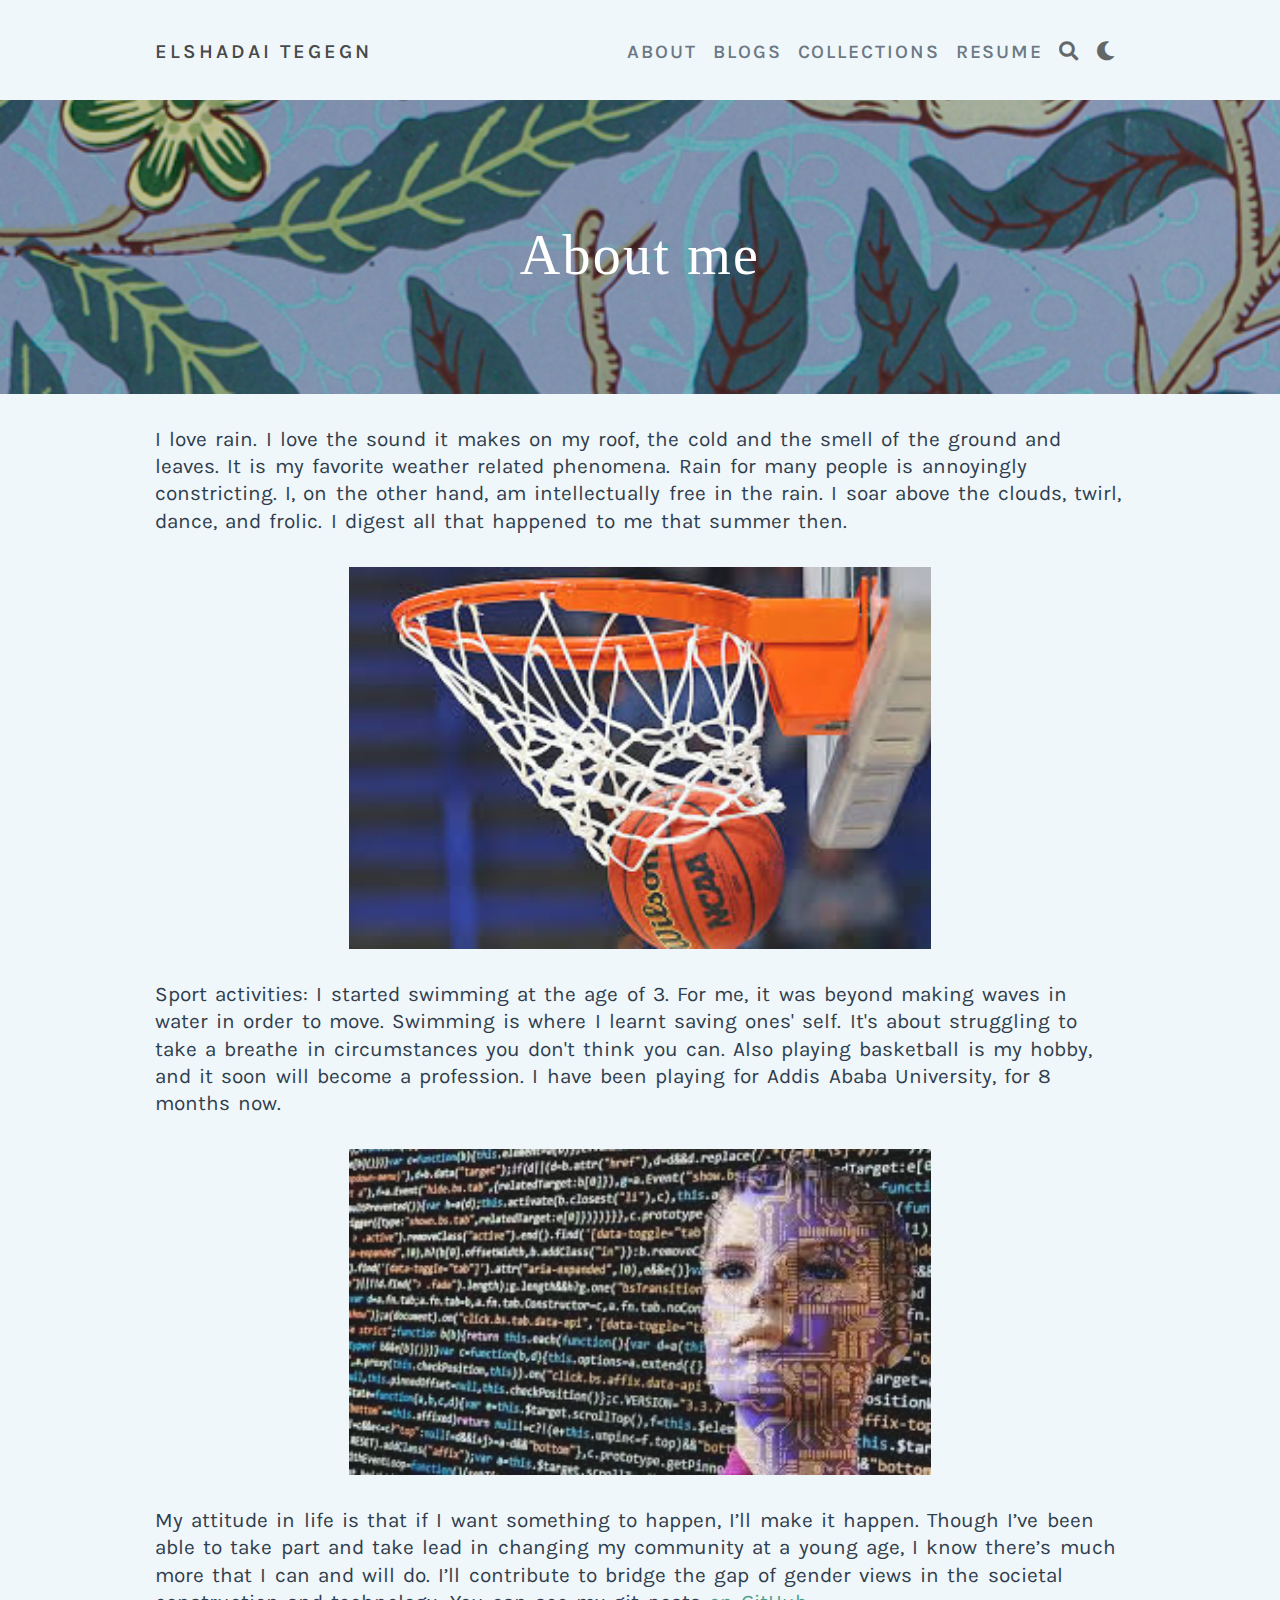
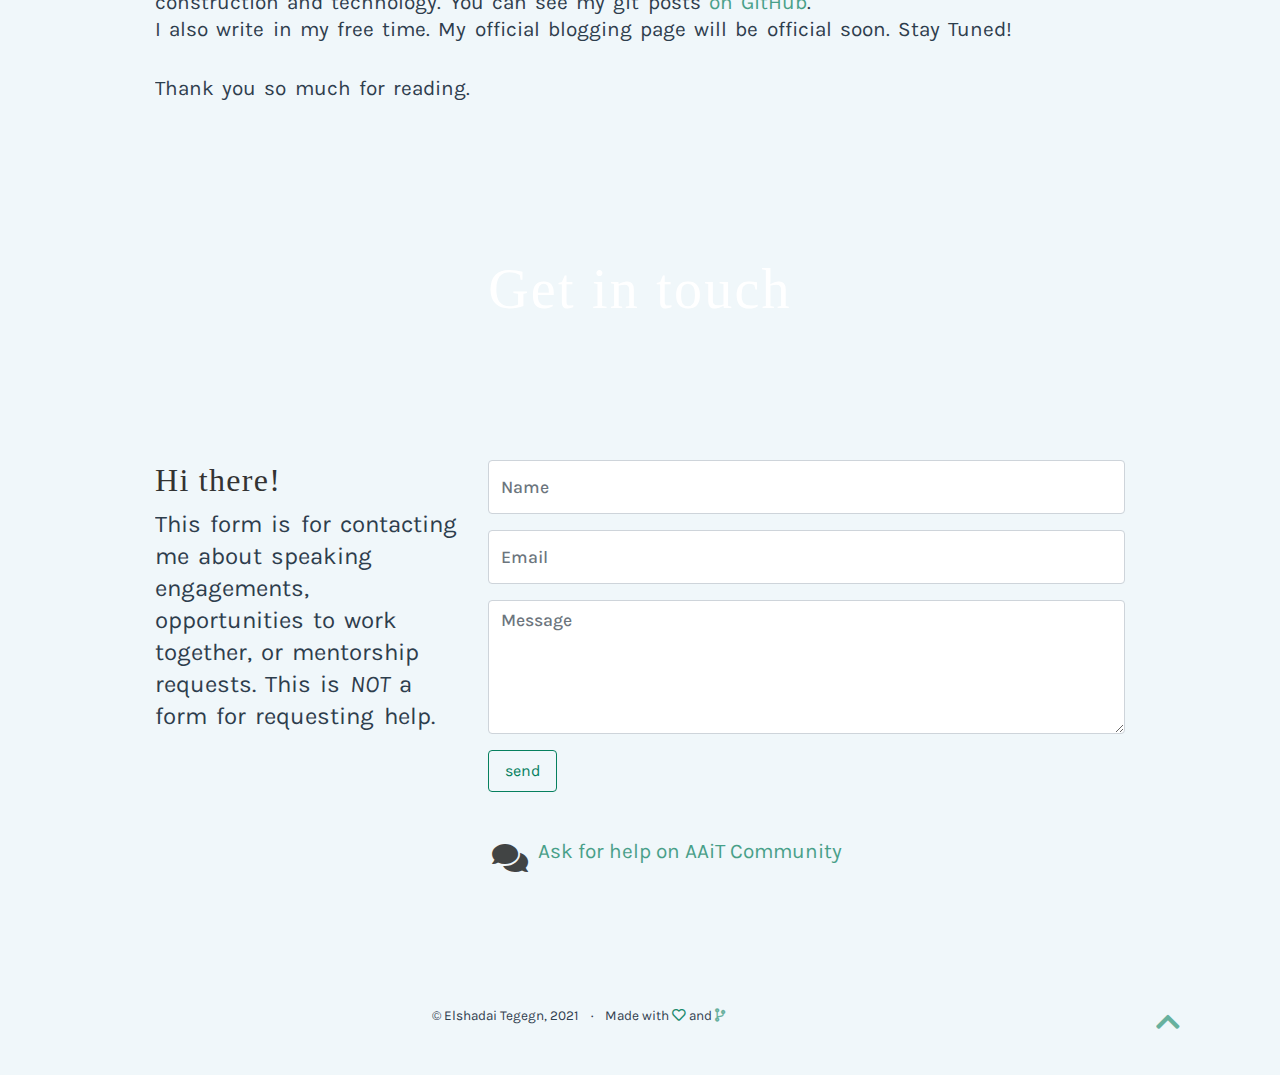
<file: about.html>
<!DOCTYPE html>
<html lang="en">
<head>
    <meta charset="UTF-8">
    <meta name="viewport" content="width=device-width, initial-scale=1.0">
    <title> About | Elshadai Tegegn 
    </title>
    <meta name="author" content="Elshadai K. Tegegn">

    <meta name="description" content="Personal website of Elshadai K. Tegegn">

    <link rel="icon" href="./assets/images/favicon.png">
    
    <link rel="stylesheet" href="./assets/CSS/bootstrap.min.css">
    
    <link rel="stylesheet" href="https://cdnjs.cloudflare.com/ajax/libs/font-awesome/5.13.0/css/all.min.css">

    <link rel="stylesheet" href="./assets/CSS/style.css">


    <link rel="stylesheet" href="//fonts.googleapis.com/css?family=Arapey:400,400i|Karla:400,700|Roboto+Mono">


</head>
<body class="body-section about-body searching" data-target="#navbar-main" data-spy="scroll" data-offset="71">
    <aside class="search-results" id="search">
        <div class="container">
          <section class="search-header">
      
            <div class="row no-gutters justify-content-between mb-3">
              <div class="col-6">
                <h1>Search</h1>
              </div>
              <div class="col-6 col-search-close">
                <a class="js-search" href="#"><i class="fas fa-times-circle text-muted"></i></a>
              </div>
            </div>
      
            <div id="search-box">
              
              <input name="q" id="search-query" placeholder="Search..." 
              autocapitalize="off" autocomplete="off" autocorrect="off" role="textbox" spellcheck="false" type="search">
              
            </div>
      
          </section>
          <section class="section-search-results">
      
            <div id="search-hits">
              
            </div>
      
          </section>
        </div>
      </aside>
    <header>
        <nav class="navbar navbar-light fixed-top navbar-expand-lg py-0" id="navbar-main">
            <section class="container">
                <a class="navbar-brand" href="./index.html">Elshadai Tegegn</a>
                <button class="navbar-toggler" type="button" data-toggle="collapse" data-target="#collapsibleNavbar">
                    <span class="navbar-toggler-icon"></span>
                  </button>
                  <section class="collapse navbar-collapse" id="collapsibleNavbar">
                    <ul class="navbar-nav ml-auto">
                        <li class="nav-item">
                            <a class="nav-link" href="./about.html">
                                <span>
                                    About 
                                </span>
                            </a>
                        </li>
                        <li class="nav-item">
                        <a class="nav-link" href="./posts.html">
                            <span> 
                                Blogs
                            </span>
                        </a>
                      </li>
                      <li class="nav-item">
                        <a class="nav-link" href="./collections.html">
                            <span>
                                Collections
                            </span>
                        </a>
                      </li>
                      <li class="nav-item">
                        <a class="nav-link" href="./resume.html">
                            <span>
                                Resume
                            </span>
                        </a>
                      </li>
                      
                      <li class="nav-item">
                        <a class="nav-link js-search" href="#">
                            <i class="fa fa-search"></i>
                        </a>
                      </li>
                      <li class="nav-item">
                        <a class="nav-link js-dark-toggle" href="#">
                            <i class="fa fa-moon" id="dark-mode"></i>
                        </a>
                      </li>
                    </ul>
                </section>
            </section>
        </nav>
    </header>
    <main>
    <section id="about-me">
        <section class="container">
            <section class="row">
                <section class="col-lg-12">
                    <h1>About me</h1>
                </section>
            </section>
        </section>
    </section>
    <section id="about-me-description" class="mini">
        <section class="container">
            <section class="row">
                <section class="col-lg-12">
                    <p>
                        I love rain. I love the sound it makes on my roof, the cold and the smell of the ground and leaves. 
                        It is my favorite weather related phenomena. Rain for many people is annoyingly constricting. I, on the other hand, am intellectually free in the rain. 
                        I soar above the clouds, twirl, dance, and frolic. I digest all that happened to me that summer then.                
                    </p>
    
                    
                    <p>
                        <img src="./assets//images/basketball.jfif" class="center-block" alt="OHSU Research Week Poster" style="width:60%;height:60%;">
                    </p>
                    
                    <p>
                        Sport activities: I started swimming at the age of 3. For me, it was beyond making waves in water in order to move. 
                        Swimming is where I learnt saving ones' self. It's about struggling to take a breathe in circumstances you don't think you can.
                        Also playing basketball is my hobby, and it soon will become a profession. I have been playing for Addis Ababa University, for 8 months now. 
                    </p>
                    <p>
                        <img src="./assets//images/programming.jfif" class="center-block" alt="OHSU Research Week Poster" style="width:60%;height:60%;">
                    </p>
                    
                    <p>
                        My attitude in life is that if I want something to happen, I’ll make it happen. 
                        Though I’ve been able to take part and take lead in changing my community at a young age, I know there’s much more that I can and will do. 
                        I’ll contribute to bridge the gap of gender views in the societal construction and technology.
                        
                        You can see my git posts <a href="https://github.com/elshadaiK" target="_blank">on GitHub</a>. <br>
                        I also write in my free time. My official blogging page will be official soon. Stay Tuned! 
                    </p>
                    <p> 
                        Thank you so much for reading.
                    </p>    
                </section>
            </section>
        </section>
    </section>

    <section id="pre-contact" class="dark parallax">
        <section class="container">
            <section class="row">
                <section class="col-lg-12">
                    <h1>Get in touch</h1>
                </section>
            </section>
        </section>
    </section>

    <section id="contact">
        <section class="container">
          <section class="row mini">
            <section class="col-12 col-lg-4 section-heading">
                <h1>Hi there!</h1>
                <p>This form is for contacting me about speaking engagements, opportunities to work together, or mentorship requests. This is <em>NOT</em> a form for requesting help.</p>

            </section>
            <section class="col-12 col-lg-8">
                <section class="mb-3">
                    <form name="contact" method="POST" action="">
                        <section class="form-group form-inline">
                            <input type="text" name="name" class="form-control w-100" id="inputName" placeholder="Name" required>
                        </section>
                        <section class="form-group form-inline">
                            <input type="email" name="email" class="form-control w-100" id="inputEmail" placeholder="Email" required>
                        </section>
                        <section class="form-group">
                            <textarea name="message" class="form-control" id="inputMessage" rows="5" placeholder="Message" required></textarea>
                        </section>
                        <button type="submit" class="btn btn-outline-primary px-3 py-2">send</button>
                    </form>
                </section>
                <ul class="fa-ul">        
      
                    <li>
                      <i class="fa-li fas fa-comments fa-2x" aria-hidden="true"></i>
                      <a href="https://t.me/Software-Engineering-AAiT.com/" target="_blank" rel="noopener">Ask for help on AAiT Community</a>
                    </li>
                    
              
                  </ul>

            </section>
          </section>
        </section>
    </section>
</main>

<footer>
    <p>
      &copy Elshadai Tegegn, 2021  <span>&nbsp;&nbsp;&nbsp;&#183;&nbsp;&nbsp;&nbsp;</span> Made with
       <i class="far fa-heart" style="color:#06805E"></i> and 
       <a href="https://github.com/elshadaiK/myCV" target="_blank" rel="noopener">
            <i class="fas fa-code-branch" style="color:#06805E"></i>
        </a>
        <span class="float-right">
            <a href="#" id="back_to_top">
              <span class="button_icon">
                <i class="fas fa-chevron-up fa-2x"></i>
              </span>
            </a>
        </span>
    </p>
</footer>

<script src="./assets/JS/jquery-3.4.1.js"></script>
<script src="./assets/JS/bootstrap.bundle.js"></script>
<script src="./assets/JS/bootstrap.js"></script>
<script src="./assets/JS/dark-mode.js"></script>
<script src="./assets/JS/search.js"></script>
</body>
</html>
</file>
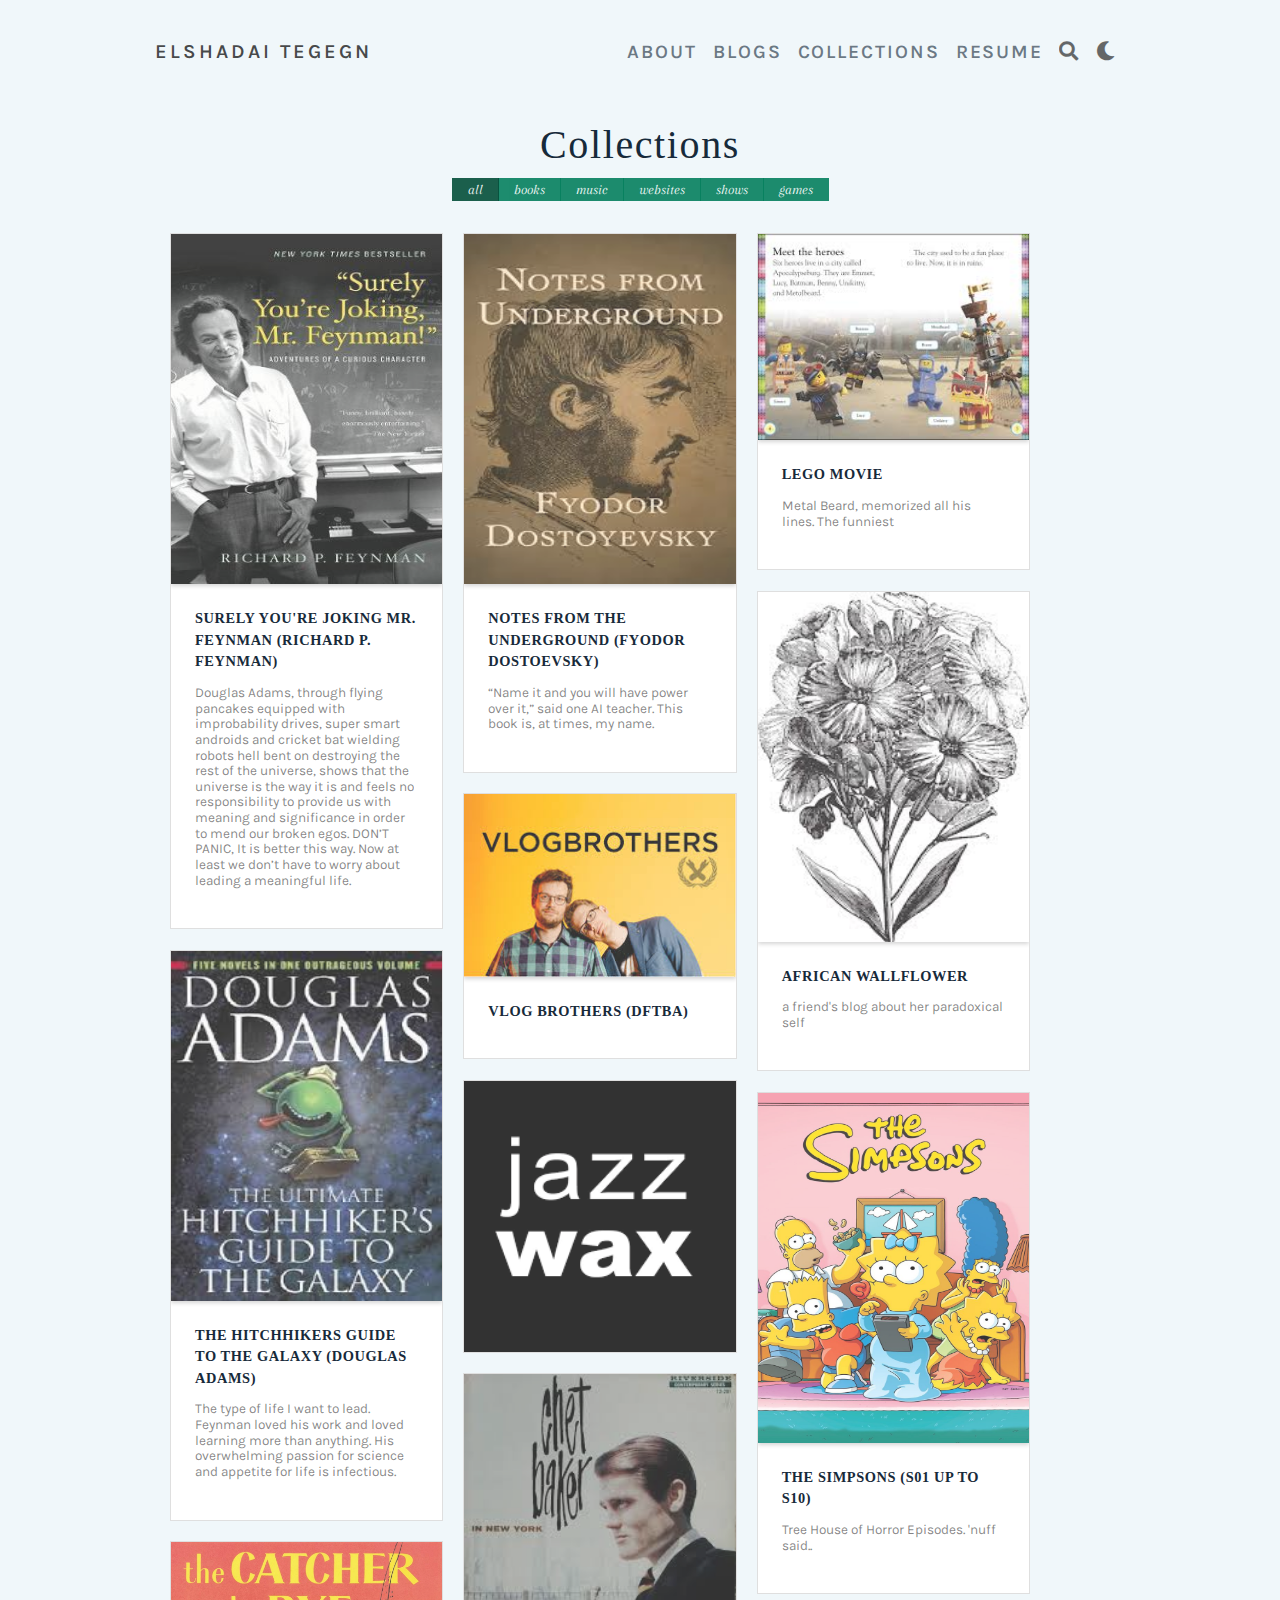
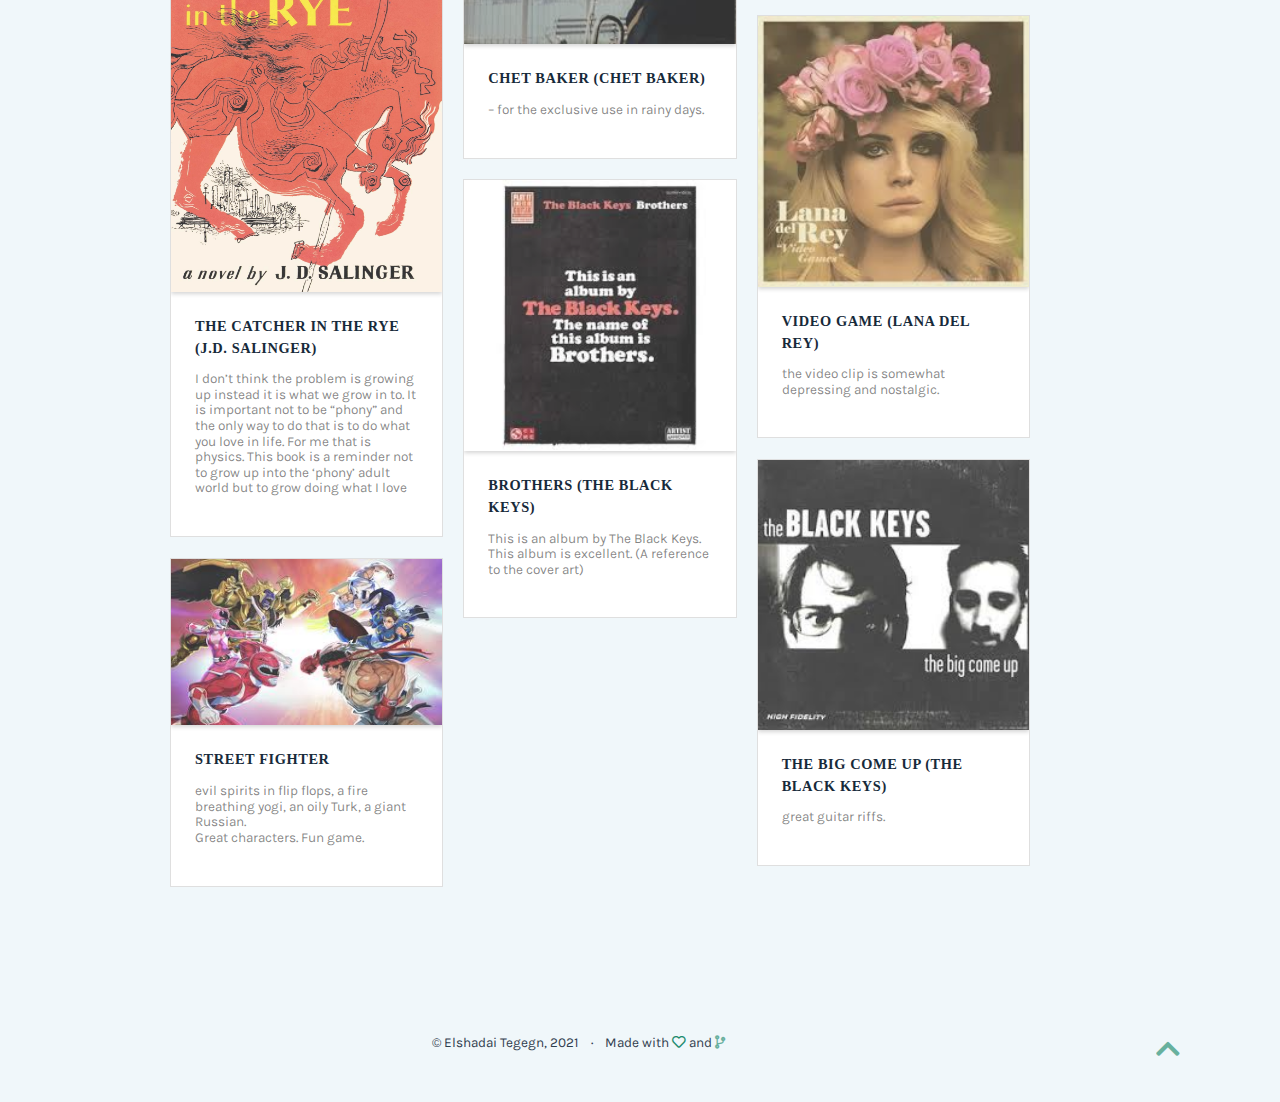
<file: collections.html>
<!DOCTYPE html>
<html lang="en">
    <head>
        <meta charset="UTF-8">
        <meta name="viewport" content="width=device-width, initial-scale=1.0">
        <title> Collections | Elshadai Tegegn 
        </title>
        <meta name="author" content="Elshadai K. Tegegn">
    
        <meta name="description" content="Personal website of Elshadai K. Tegegn">
    
        <link rel="icon" href="./assets/images/favicon.png">
        
        <link rel="stylesheet" href="./assets/CSS/bootstrap.min.css">
        
        <link rel="stylesheet" href="https://cdnjs.cloudflare.com/ajax/libs/font-awesome/5.13.0/css/all.min.css">
    
        <link rel="stylesheet" href="./assets/CSS/style.css">
    
    
        <link rel="stylesheet" href="//fonts.googleapis.com/css?family=Arapey:400,400i|Karla:400,700|Roboto+Mono">

    
    </head>
<body class="body-section collections-body searching" data-target="#navbar-main" data-spy="scroll" data-offset="71">
    <aside class="search-results" id="search">
        <div class="container">
          <section class="search-header">
      
            <div class="row no-gutters justify-content-between mb-3">
              <div class="col-6">
                <h1>Search</h1>
              </div>
              <div class="col-6 col-search-close">
                <a class="js-search" href="#"><i class="fas fa-times-circle text-muted"></i></a>
              </div>
            </div>
      
            <div id="search-box">
              
              <input name="q" id="search-query" placeholder="Search..." 
              autocapitalize="off" autocomplete="off" autocorrect="off" role="textbox" spellcheck="false" type="search">
              
            </div>
      
          </section>
          <section class="section-search-results">
      
            <div id="search-hits">
              
            </div>
      
          </section>
        </div>
      </aside>
    <header>
        <nav class="navbar navbar-light fixed-top navbar-expand-lg py-0" id="navbar-main">
            <section class="container">
                <a class="navbar-brand" href="./index.html">Elshadai Tegegn</a>
                <button class="navbar-toggler" type="button" data-toggle="collapse" data-target="#collapsibleNavbar">
                    <span class="navbar-toggler-icon"></span>
                  </button>
                  <section class="collapse navbar-collapse" id="collapsibleNavbar">
                    <ul class="navbar-nav ml-auto">
                        <li class="nav-item">
                            <a class="nav-link" href="./about.html">
                                <span>
                                    About 
                                </span>
                            </a>
                        </li>
                        <li class="nav-item">
                        <a class="nav-link" href="./posts.html">
                            <span> 
                                Blogs
                            </span>
                        </a>
                      </li>
                      <li class="nav-item">
                        <a class="nav-link" href="./collections.html">
                            <span>
                                Collections
                            </span>
                        </a>
                      </li>
                      <li class="nav-item">
                        <a class="nav-link" href="./about.html">
                            <span>
                                Resume
                            </span>
                        </a>
                      </li>
                      
                      <li class="nav-item">
                        <a class="nav-link js-search" href="#">
                            <i class="fa fa-search"></i>
                        </a>
                      </li>
                      <li class="nav-item">
                        <a class="nav-link js-dark-toggle" href="#">
                            <i class="fa fa-moon" id="dark-mode"></i>
                        </a>
                      </li>
                    </ul>
                </section>
            </section>
        </nav>
    </header>
    <main>

        <section class="collections">
            <section class="container">
                <section class="margin-auto">
                    <section class="center-text">
                        <h2 class="mt-0">Collections</h2>
                        
                    </section>
                
        
                    <section class="collection-toolbar">
                        <section class="collection-filters">
                            <section class="btn-toolbar">
                                <section class="btn-group flex-wrap">
                                    <a href="#" data-filter="*" class="btn btn-primary btn-lg active">All</a>
                                    <a href="#" id="bookz" data-filter=".js-id-book" class="btn btn-primary btn-lg">Books</a>
                                    <a href="#" data-filter=".js-id-music" class="btn btn-primary btn-lg">Music</a>
                                    <a href="#" data-filter=".js-id-websites" class="btn btn-primary btn-lg">Websites</a>
                                    <a href="#" data-filter=".js-id-shows" class="btn btn-primary btn-lg">Shows</a>
                                    <a href="#" data-filter=".js-id-games" class="btn btn-primary btn-lg">Games</a>
                                </section>
                            </section>
                        </section>
                    </section>

                    <div  class="collections-container js-layout-masonry container"> 
                        <div class="card-columns collection-card collectionsList">
                            <div class="card  js-id-book overlay">
                                <a href="" class="card-image hover-overlay">
                                    <img src="./assets/images/feynman.jpg" class="card-img-top">
                                </a>
                            <div class="card-text  p-4">
                                <h5 class="card-title">Surely You're Joking Mr. Feynman (Richard P. Feynman)</h5>
                                <p class="card-desription">

                                    Douglas Adams, through flying pancakes equipped with improbability drives, super smart androids and cricket bat wielding robots hell bent on destroying the rest of the universe, shows that the universe is the way it is and feels no responsibility to provide us with meaning and significance in order to mend our broken egos. DON’T PANIC, It is better this way. Now at least we don’t have to worry about leading a meaningful life.  
                                    
                                </p>
                                    
                            </div>
                            </div>
                            <div class="card  js-id-book">
                                <a href="" class="card-image hover-overlay">
                                    <img src="./assets/images/hitchhikers.jfif" class="card-img-top">
                                </a>
                                <div class="card-text   p-4">
                                    <h5 class="card-title">The Hitchhikers Guide to The Galaxy (Douglas Adams)</h5>
                                    <p class="card-desription">
                                        The type of life I want to lead. Feynman loved his work and loved learning more than anything. His overwhelming passion for science and appetite for life is infectious.  
                                    </p>
                                        
                                </div>
                            </div>
                            <div class="card  js-id-book">
                                <a href="" class="card-image hover-overlay">
                                    <img src="./assets/images/catcher.jpg" class="card-img-top">
                                </a>
                                <div class="card-text  p-4">
                                    <h5 class="card-title">The Catcher in the Rye (J.D. Salinger)</h5>
                                    <p class="card-desription">
    
                                        I don’t think the problem is growing up instead it is what we grow in to. It is important not to be “phony” and the only way to do that is to do what you love in life. For me that is physics. This book is a reminder not to grow up into the ‘phony’ adult world but to grow doing what I love
                                    </p>
                                        
                                </div>
                            </div>
                            <div class="card  js-id-games">
                                <a href="" class="card-image hover-overlay">
                                    <img src="./assets/images/fighter.jfif" class="card-img-top">
                                </a>
                                <div class="card-text   p-4">
                                    <h5 class="card-title">Street Fighter</h5>
                                    <p class="card-desription">
                                        evil spirits in flip flops, a fire breathing yogi, an oily Turk, a giant Russian. <br> 
                                        Great characters. Fun game.
                                    </p>
                                        
                                </div>
                            </div>
                            <div class="card  js-id-book">
                                <a href="" class="card-image hover-overlay">
                                    <img src="./assets/images/fyodor.jfif" class="card-img-top">
                                </a>
                                <div class="card-text  p-4">
                                    <h5 class="card-title">Notes from the Underground (Fyodor Dostoevsky)</h5>
                                    <p class="card-desription">
    
                                        “Name it and you will have power over it,” said one AI teacher. This book is, at times, my name.     
                                    </p>
                                        
                                </div>
                            </div>
                            <div class="card  js-id-websites">
                                <a href="" class="card-image hover-overlay">
                                    <img src="./assets/images/vlog.jfif" class="card-img-top">
                                </a>
                                <div class="card-text   p-4">
                                    <h5 class="card-title">Vlog Brothers (DFTBA)</h5>
                                       
                                </div>
                            </div>
                            <div class="card js-id-websites">
                                <a href="" class="card-image hover-overlay">
                                <img src="./assets/images/jazzwax.png" class="card-img-top" alt="...">
                                </a>
                            </div>
                            
                            <div class="card  js-id-music">
                                <a href="" class="card-image hover-overlay">
                                <img src="./assets/images/chet.jfif" class="card-img-top">
                                </a>
                                <div class="card-text  p-4">
                                    <h5 class="card-title">Chet Baker (Chet Baker)</h5>
                                    <p class="card-desription">
    
                                        – for the exclusive use in rainy days.
                                    </p>
                                        
                                </div>
                            </div>
                            
                            <div class="card  js-id-music">
                                <a href="" class="card-image hover-overlay">
                                <img src="./assets/images/brothers.jfif" class="card-img-top">
                                </a>
                                <div class="card-text  p-4">
                                    <h5 class="card-title">Brothers (The Black Keys)</h5>
                                    <p class="card-desription">

                                        This is an album by The Black Keys. This album is excellent. (A reference to the cover art) 

                                    </p>
                                        
                                </div>
                            </div>

                            <div class="card  js-id-shows">
                                <a href="" class="card-image hover-overlay">
                                <img src="./assets/images/lego.jfif" class="card-img-top">
                                </a>
                                <div class="card-text  p-4">
                                    <h5 class="card-title">Lego Movie</h5>
                                    <p class="card-desription">
    
                                        Metal Beard, memorized all his lines. The funniest
                                    </p>
                                        
                                </div>
                            </div>
                            
                            <div class="card js-id-websites">
                                <a href="" class="card-image hover-overlay">
                                <img src="./assets/images/wallflower.jfif" class="card-img-top" alt="...">
                                </a>
                                <div class="card-text  p-4">
                                    <h5 class="card-title">African wallflower</h5>
                                    <p class="card-desription">
    
                                        a friend's blog about her paradoxical self 
                                    </p>
                                        
                                </div>
                            </div>
                            
                            <div class="card  js-id-shows">
                                <a href="" class="card-image hover-overlay">
                                <img src="./assets/images/simpsons.jpg" class="card-img-top">
                                </a>
                                <div class="card-text  p-4">
                                    <h5 class="card-title">The Simpsons (s01 up to s10)</h5>
                                    <p class="card-desription">

                                        Tree House of Horror Episodes. 'nuff said..
                                    </p>
                                        
                                </div>
                            </div>

                            <div class="card  js-id-music">
                                <a href="" class="card-image hover-overlay">
                                <img src="./assets/images/lana.jfif" class="card-img-top">
                                </a>
                                <div class="card-text  p-4">
                                    <h5 class="card-title">Video game (Lana Del Rey)</h5>
                                    <p class="card-desription">
    
                                        the video clip is somewhat depressing and nostalgic.
                                    </p>
                                        
                                </div>
                            </div>
                            
                            <div class="card  js-id-music">
                                <a href="" class="card-image hover-overlay">
                                <img src="./assets/images/bigcomeup.jfif" class="card-img-top">
                                </a>
                                <div class="card-text  p-4">
                                    <h5 class="card-title">The Big Come Up (The Black keys)</h5>
                                    <p class="card-desription">
                                        
                                        great guitar riffs. 
                                    </p>
                                        
                                </div>
                            </div>
                        
                        </div>
                    </div> 
                </div>

            </section>
            </section>
        </section>
    
    </main>
    <footer>
        <p>
          &copy Elshadai Tegegn, 2021  <span>&nbsp;&nbsp;&nbsp;&#183;&nbsp;&nbsp;&nbsp;</span> Made with
           <i class="far fa-heart" style="color:#06805E"></i> and 
           <a href="https://github.com/elshadaiK/myCV" target="_blank" rel="noopener">
                <i class="fas fa-code-branch" style="color:#06805E"></i>
            </a>
            <span class="float-right">
                <a href="#" id="back_to_top">
                  <span class="button_icon">
                    <i class="fas fa-chevron-up fa-2x"></i>
                  </span>
                </a>
            </span>
        </p>
    </footer>
    
    <script src="./assets/JS/jquery-3.4.1.js"></script>
    <script src="./assets/JS/bootstrap.bundle.js"></script>
    <script src="./assets/JS/bootstrap.js"></script>
    <script src="./assets/JS/dark-mode.js"></script>
    <script src="./assets/JS/filter.js"></script>
    <script src="./assets/JS/search.js"></script>
</body>
</html>
</file>
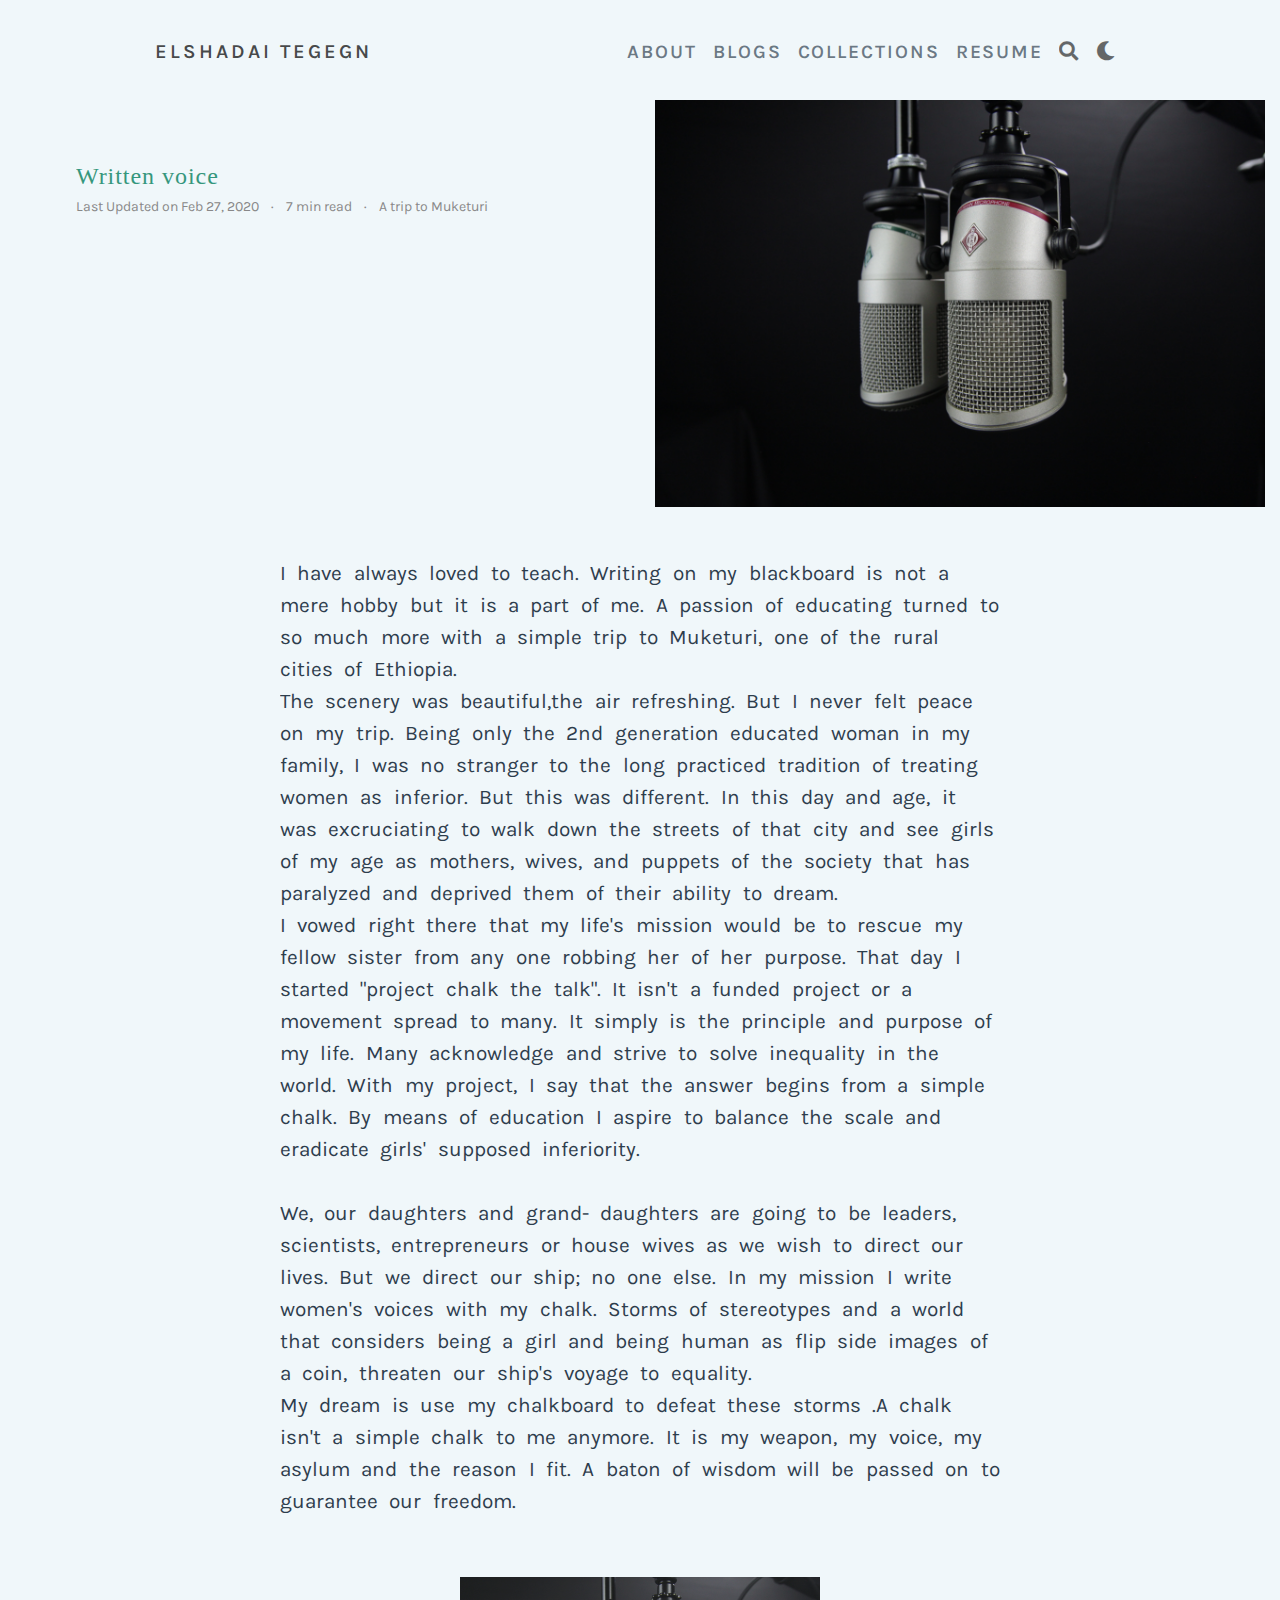
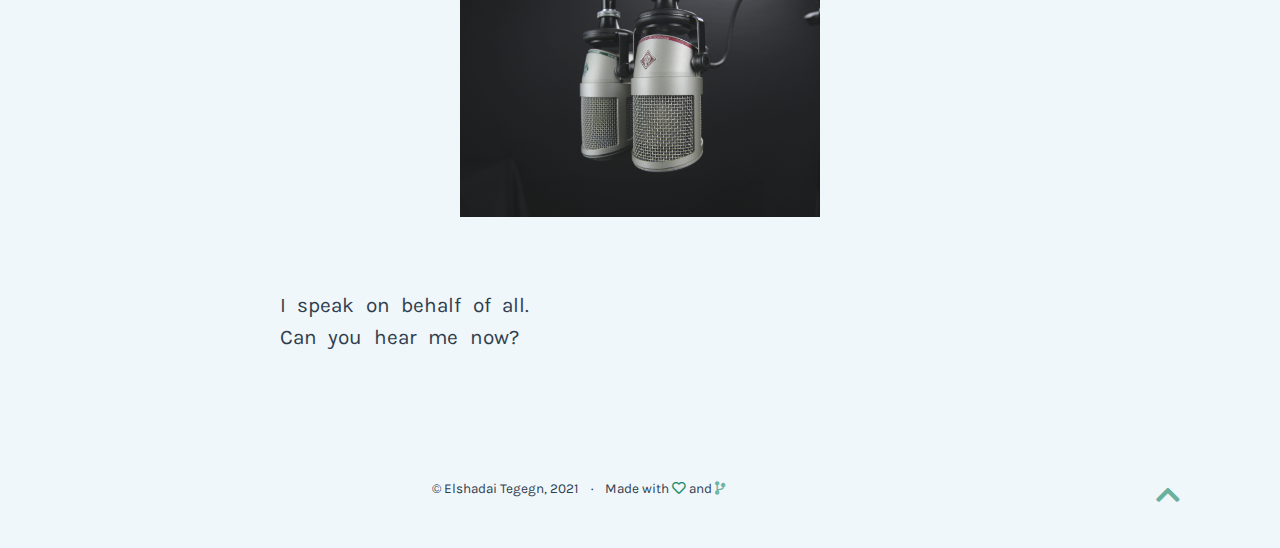
<file: essay3.html>
<!DOCTYPE html>
<html lang="en">
<head>
    <meta charset="UTF-8">
    <meta name="viewport" content="width=device-width, initial-scale=1.0">
    <title> Written Voice | Elshadai Tegegn

	</title>
    <meta name="author" content="Elshadai K. Tegegn">

    <meta name="description" content="Personal website of Elshadai K. Tegegn">

    <link rel="icon" href="./assets/images/favicon.png">
    
    <link rel="stylesheet" href="./assets/CSS/bootstrap.min.css">
    
    <link rel="stylesheet" href="https://cdnjs.cloudflare.com/ajax/libs/font-awesome/5.13.0/css/all.min.css">

    <link rel="stylesheet" href="./assets/CSS/style.css">


    <link rel="stylesheet" href="//fonts.googleapis.com/css?family=Arapey:400,400i|Karla:400,700|Roboto+Mono">


</head>
<body class="body-section essay-body searching" data-target="#navbar-main" data-spy="scroll" data-offset="71">
    <aside class="search-results" id="search">
        <div class="container">
          <section class="search-header">
      
            <div class="row no-gutters justify-content-between mb-3">
              <div class="col-6">
                <h1>Search</h1>
              </div>
              <div class="col-6 col-search-close">
                <a class="js-search" href="#"><i class="fas fa-times-circle text-muted"></i></a>
              </div>
            </div>
      
            <div id="search-box">
              
              <input name="q" id="search-query" placeholder="Search..." 
              autocapitalize="off" autocomplete="off" autocorrect="off" role="textbox" spellcheck="false" type="search">
              
            </div>
      
          </section>
          <section class="section-search-results">
      
            <div id="search-hits">
              
            </div>
      
          </section>
        </div>
      </aside>
    <header>
        <nav class="navbar navbar-light fixed-top navbar-expand-lg py-0" id="navbar-main">
            <section class="container">
                <a class="navbar-brand" href="./index.html">Elshadai Tegegn</a>
                <button class="navbar-toggler" type="button" data-toggle="collapse" data-target="#collapsibleNavbar">
                    <span class="navbar-toggler-icon"></span>
                  </button>
                  <section class="collapse navbar-collapse" id="collapsibleNavbar">
                    <ul class="navbar-nav ml-auto">
                      <li class="nav-item">
                          <a class="nav-link" href="./about.html">
                              <span>
                                  About 
                              </span>
                          </a>
                      </li>
                      <li class="nav-item">
                      <a class="nav-link" href="./posts.html">
                          <span> 
                              Blogs
                          </span>
                      </a>
                    </li>
                    <li class="nav-item">
                      <a class="nav-link" href="./collections.html">
                          <span>
                              Collections
                          </span>
                      </a>
                    </li>
                    <li class="nav-item">
                      <a class="nav-link" href="./about.html">
                          <span>
                              Resume
                          </span>
                      </a>
                    </li>
                    
                    <li class="nav-item">
                      <a class="nav-link js-search" href="#">
                          <i class="fa fa-search"></i>
                      </a>
                    </li>
                    <li class="nav-item">
                      <a class="nav-link js-dark-toggle" href="#">
                          <i class="fa fa-moon" id="dark-mode"></i>
                      </a>
                    </li>
                  </ul>
                </section>
            </section>
        </nav>
    </header>
    <main>
      <div class="topic-container-d d-xl-none">
        <div class="featured-image3"></div>
    </div>
		<section class="container-fluid split-header d-none d-xl-block topic-container">
		  <section class="row">
				<section class="col-6">
					<section class="split-header-content">
						<section class="media-body">
							<h3 class="post-title mb-0 mt-0"><a href="./essay3.html">Written voice</a>
							</h3>
							<section class="post-details">
								<section class="post-details post-details-each">
									Last Updated on <time> Feb 27, 2020 </time> 
									<span>&nbsp;&nbsp;&nbsp;&#183;&nbsp;&nbsp;&nbsp;</span> 
									7 min read
									<span>&nbsp;&nbsp;&nbsp;&#183;&nbsp;&nbsp;&nbsp;</span>
									A trip to Muketuri
								</section>
							</section>
						</section>
					</section>
			  	</section>
			  	<section class="col-6">
					<section class="split-header-image">
				  		<img src="./assets/images/mic2.jpg" alt="">
				  	</section>
			  	</section>
			</section>
    </section>
    <div class="article-container d-xl-none">
      <section class="media-body">
        <h3 class="post-title mb-0 mt-0"><a href="./essay3.html">Written voice</a>
        </h3>
        <section class="post-details">
          <section class="post-details post-details-each">
            Last Updated on <time> Feb 27, 2020 </time> 
            <span>&nbsp;&nbsp;&nbsp;&#183;&nbsp;&nbsp;&nbsp;</span> 
            7 min read
            <span>&nbsp;&nbsp;&nbsp;&#183;&nbsp;&nbsp;&nbsp;</span>
            A trip to Muketuri
          </section>
        </section>
      </section>
  </div>
		<section class="mini blog-container">
<p>
	I have always loved to teach. Writing on my blackboard is not a mere hobby but it is a part of me. A passion of educating turned to so much more with a simple trip to Muketuri, one of the rural cities of Ethiopia.<br>
 The scenery was beautiful,the air refreshing. But I never felt peace on my trip. Being only the 2nd generation educated woman in my family, I was no stranger to the long practiced tradition of treating women as inferior. But this was different. In this day and age, it was excruciating to walk down the streets of that city and see girls of my age as mothers, wives, and puppets of the society that has paralyzed and deprived them of their ability to dream.<br>
I vowed right there that my life's mission would be to rescue my fellow sister from any one robbing her of her purpose. That day I started "project chalk the talk". It isn't a funded project or a movement spread to many. It simply is the principle and purpose of my life. Many acknowledge and strive to solve inequality in the world. With my project, I say that the answer begins from a simple chalk. By means of education I aspire to balance the scale and eradicate girls' supposed inferiority.<br>
  <br>
  We, our daughters and grand- daughters are going to be leaders, scientists, entrepreneurs or house wives as we wish to direct our lives. But we direct our ship; no one else. In my mission I write women's voices with my chalk. Storms of stereotypes and a world that considers being a girl and being human as flip side images of a coin, threaten our ship's voyage to equality.<br>
  My dream is use my chalkboard to defeat these storms .A chalk isn't a simple chalk to me anymore. It is my weapon, my voice, my asylum and the reason I fit. A baton of wisdom will be passed on to guarantee our freedom. <br>
 <br><img src="./assets/images/mic2.jpg" alt="" width="50%"><br><br>
   
 I speak on behalf of all. <br>
 Can you hear me now?
</p>
</section>
</main>
<footer>
  <p>
    &copy Elshadai Tegegn, 2021  <span>&nbsp;&nbsp;&nbsp;&#183;&nbsp;&nbsp;&nbsp;</span> Made with
     <i class="far fa-heart" style="color:#06805E"></i> and 
     <a href="https://github.com/elshadaiK/myCV" target="_blank" rel="noopener">
          <i class="fas fa-code-branch" style="color:#06805E"></i>
      </a>
      <span class="float-right">
          <a href="#" id="back_to_top">
            <span class="button_icon">
              <i class="fas fa-chevron-up fa-2x"></i>
            </span>
          </a>
      </span>
  </p>
</footer>
    
    <script src="./assets/JS/jquery-3.4.1.js"></script>
    <script src="./assets/JS/bootstrap.bundle.js"></script>
    <script src="./assets/JS/bootstrap.js"></script>
    <script src="./assets/JS/dark-mode.js"></script>
    <script src="./assets/JS/search.js"></script>
</body>
</html>
</file>
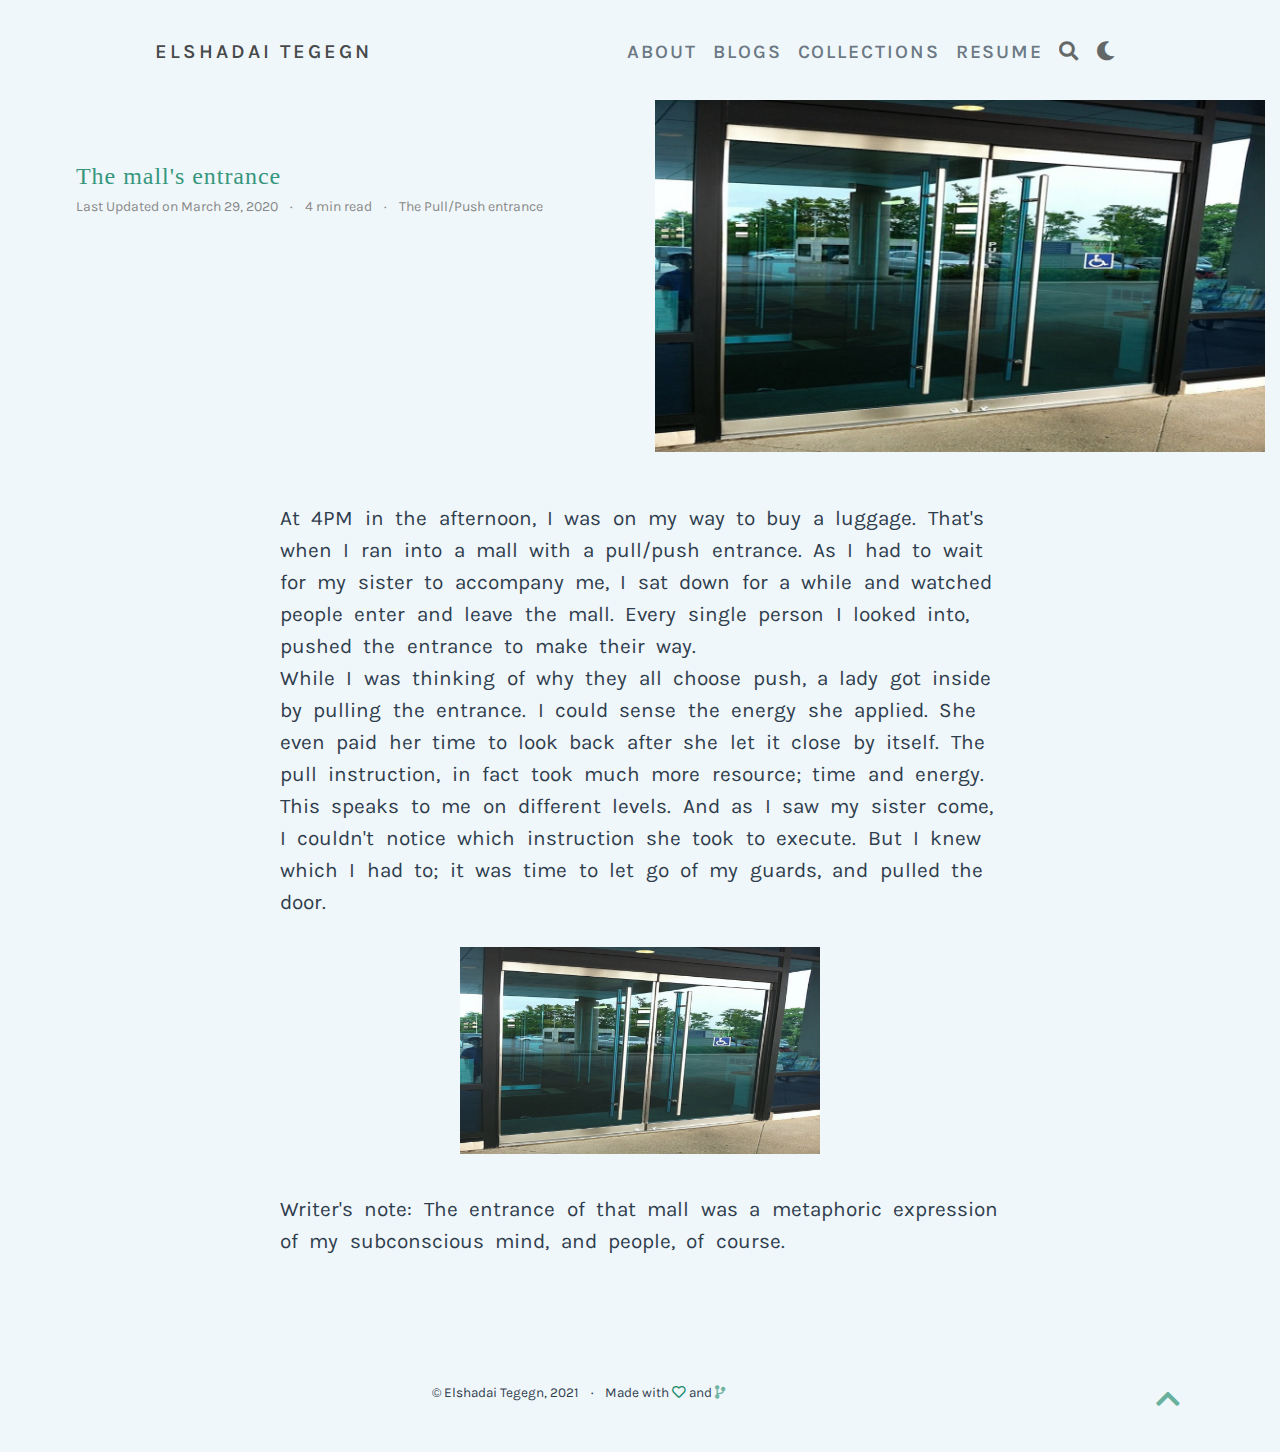
<file: essay4.html>
<!DOCTYPE html>
<html lang="en">
<head>
    <meta charset="UTF-8">
    <meta name="viewport" content="width=device-width, initial-scale=1.0">
    <title> The mall's entrance | Elshadai Tegegn

	</title>
    <meta name="author" content="Elshadai K. Tegegn">

    <meta name="description" content="Personal website of Elshadai K. Tegegn">

    <link rel="icon" href="./assets/images/favicon.png">
    
    <link rel="stylesheet" href="./assets/CSS/bootstrap.min.css">
    
    <link rel="stylesheet" href="https://cdnjs.cloudflare.com/ajax/libs/font-awesome/5.13.0/css/all.min.css">

    <link rel="stylesheet" href="./assets/CSS/style.css">


    <link rel="stylesheet" href="//fonts.googleapis.com/css?family=Arapey:400,400i|Karla:400,700|Roboto+Mono">


</head>
<body class="body-section essay-body searching" data-target="#navbar-main" data-spy="scroll" data-offset="71">
    <aside class="search-results" id="search">
        <div class="container">
          <section class="search-header">
      
            <div class="row no-gutters justify-content-between mb-3">
              <div class="col-6">
                <h1>Search</h1>
              </div>
              <div class="col-6 col-search-close">
                <a class="js-search" href="#"><i class="fas fa-times-circle text-muted"></i></a>
              </div>
            </div>
      
            <div id="search-box">
              
              <input name="q" id="search-query" placeholder="Search..." 
              autocapitalize="off" autocomplete="off" autocorrect="off" role="textbox" spellcheck="false" type="search">
              
            </div>
      
          </section>
          <section class="section-search-results">
      
            <div id="search-hits">
              
            </div>
      
          </section>
        </div>
      </aside>
    <header>
        <nav class="navbar navbar-light fixed-top navbar-expand-lg py-0" id="navbar-main">
            <section class="container">
                <a class="navbar-brand" href="./index.html">Elshadai Tegegn</a>
                <button class="navbar-toggler" type="button" data-toggle="collapse" data-target="#collapsibleNavbar">
                    <span class="navbar-toggler-icon"></span>
                  </button>
                  <section class="collapse navbar-collapse" id="collapsibleNavbar">
                    <ul class="navbar-nav ml-auto">
                      <li class="nav-item">
                          <a class="nav-link" href="./about.html">
                              <span>
                                  About 
                              </span>
                          </a>
                      </li>
                      <li class="nav-item">
                      <a class="nav-link" href="./posts.html">
                          <span> 
                              Blogs
                          </span>
                      </a>
                    </li>
                    <li class="nav-item">
                      <a class="nav-link" href="./collections.html">
                          <span>
                              Collections
                          </span>
                      </a>
                    </li>
                    <li class="nav-item">
                      <a class="nav-link" href="./about.html">
                          <span>
                              Resume
                          </span>
                      </a>
                    </li>
                    
                    <li class="nav-item">
                      <a class="nav-link js-search" href="#">
                          <i class="fa fa-search"></i>
                      </a>
                    </li>
                    <li class="nav-item">
                      <a class="nav-link js-dark-toggle" href="#">
                          <i class="fa fa-moon" id="dark-mode"></i>
                      </a>
                    </li>
                  </ul>
                </section>
            </section>
        </nav>
    </header>
    <main>
        <div class="topic-container-d d-xl-none">
            <div class="featured-image4"></div>
        </div>
		<section class="container-fluid split-header d-none d-xl-block topic-container">
			<section class="row">
				<section class="col-6">
					<section class="split-header-content">
						<section class="media-body">
                            <h3 class="post-title mb-0 mt-0"><a href="./essay4.html">The mall's entrance</a>
                            </h3>
                            <section class="post-details">
                                <section class="post-details post-details-each">
                                    Last Updated on <time> March 29, 2020 </time> 
                                    <span>&nbsp;&nbsp;&nbsp;&#183;&nbsp;&nbsp;&nbsp;</span> 
                                    4 min read
                                    <span>&nbsp;&nbsp;&nbsp;&#183;&nbsp;&nbsp;&nbsp;</span>
                                    The Pull/Push entrance
								</section>
							</section>
						</section>
					</section>
			  	</section>
			  	<section class="col-6">
					<section class="split-header-image">
				  		<img src="./assets/images/pull_push.jpg" alt="">
				  	</section>
			  	</section>
			</section>
        </section>
        <div class="article-container d-xl-none">
            <section class="media-body">
                <h3 class="post-title mb-0 mt-0"><a href="./essay4.html">The mall's entrance</a>
                </h3>
                <section class="post-details">
                    <section class="post-details post-details-each">
                        Last Updated on <time> March 29, 2020 </time> 
                        <span>&nbsp;&nbsp;&nbsp;&#183;&nbsp;&nbsp;&nbsp;</span> 
                        4 min read
                        <span>&nbsp;&nbsp;&nbsp;&#183;&nbsp;&nbsp;&nbsp;</span>
                        The Pull/Push entrance
                    </section>
                </section>
            </section>
        </div>
		<section class="mini blog-container">
<p>
    At 4PM in the afternoon, I was on my way to buy a luggage. That's when I ran into a mall with a pull/push entrance. As I had to wait for my sister to accompany me, I sat down for a while and watched people enter and leave the mall. 
    Every single person I looked into, pushed the entrance to make their way. <br>

    While I was thinking of why they all choose push, a lady got inside by pulling the entrance. 
    I could sense the energy she applied. She even paid her time to look back after she let it close by itself. 

    The pull instruction, in fact took much more resource; time and energy. <br>


    This speaks to me on different levels. And as I saw my sister come, I couldn't notice which instruction she took to execute. But I knew which I had to; it was time to let go of my guards, and pulled the door. <br>
    <img src="./assets/images/pull_push.jpg" alt="" width="50%"><br>

Writer's note:
The entrance of that mall was a metaphoric expression of my subconscious mind, and people, of course.

</p>
</section>
</main>
<footer>
  <p>
    &copy Elshadai Tegegn, 2021  <span>&nbsp;&nbsp;&nbsp;&#183;&nbsp;&nbsp;&nbsp;</span> Made with
     <i class="far fa-heart" style="color:#06805E"></i> and 
     <a href="https://github.com/elshadaiK/myCV" target="_blank" rel="noopener">
          <i class="fas fa-code-branch" style="color:#06805E"></i>
      </a>
      <span class="float-right">
          <a href="#" id="back_to_top">
            <span class="button_icon">
              <i class="fas fa-chevron-up fa-2x"></i>
            </span>
          </a>
      </span>
  </p>
</footer>
    
    <script src="./assets/JS/jquery-3.4.1.js"></script>
    <script src="./assets/JS/bootstrap.bundle.js"></script>
    <script src="./assets/JS/bootstrap.js"></script>
    <script src="./assets/JS/dark-mode.js"></script>
    <script src="./assets/JS/search.js"></script>
</body>
</html>
</file>
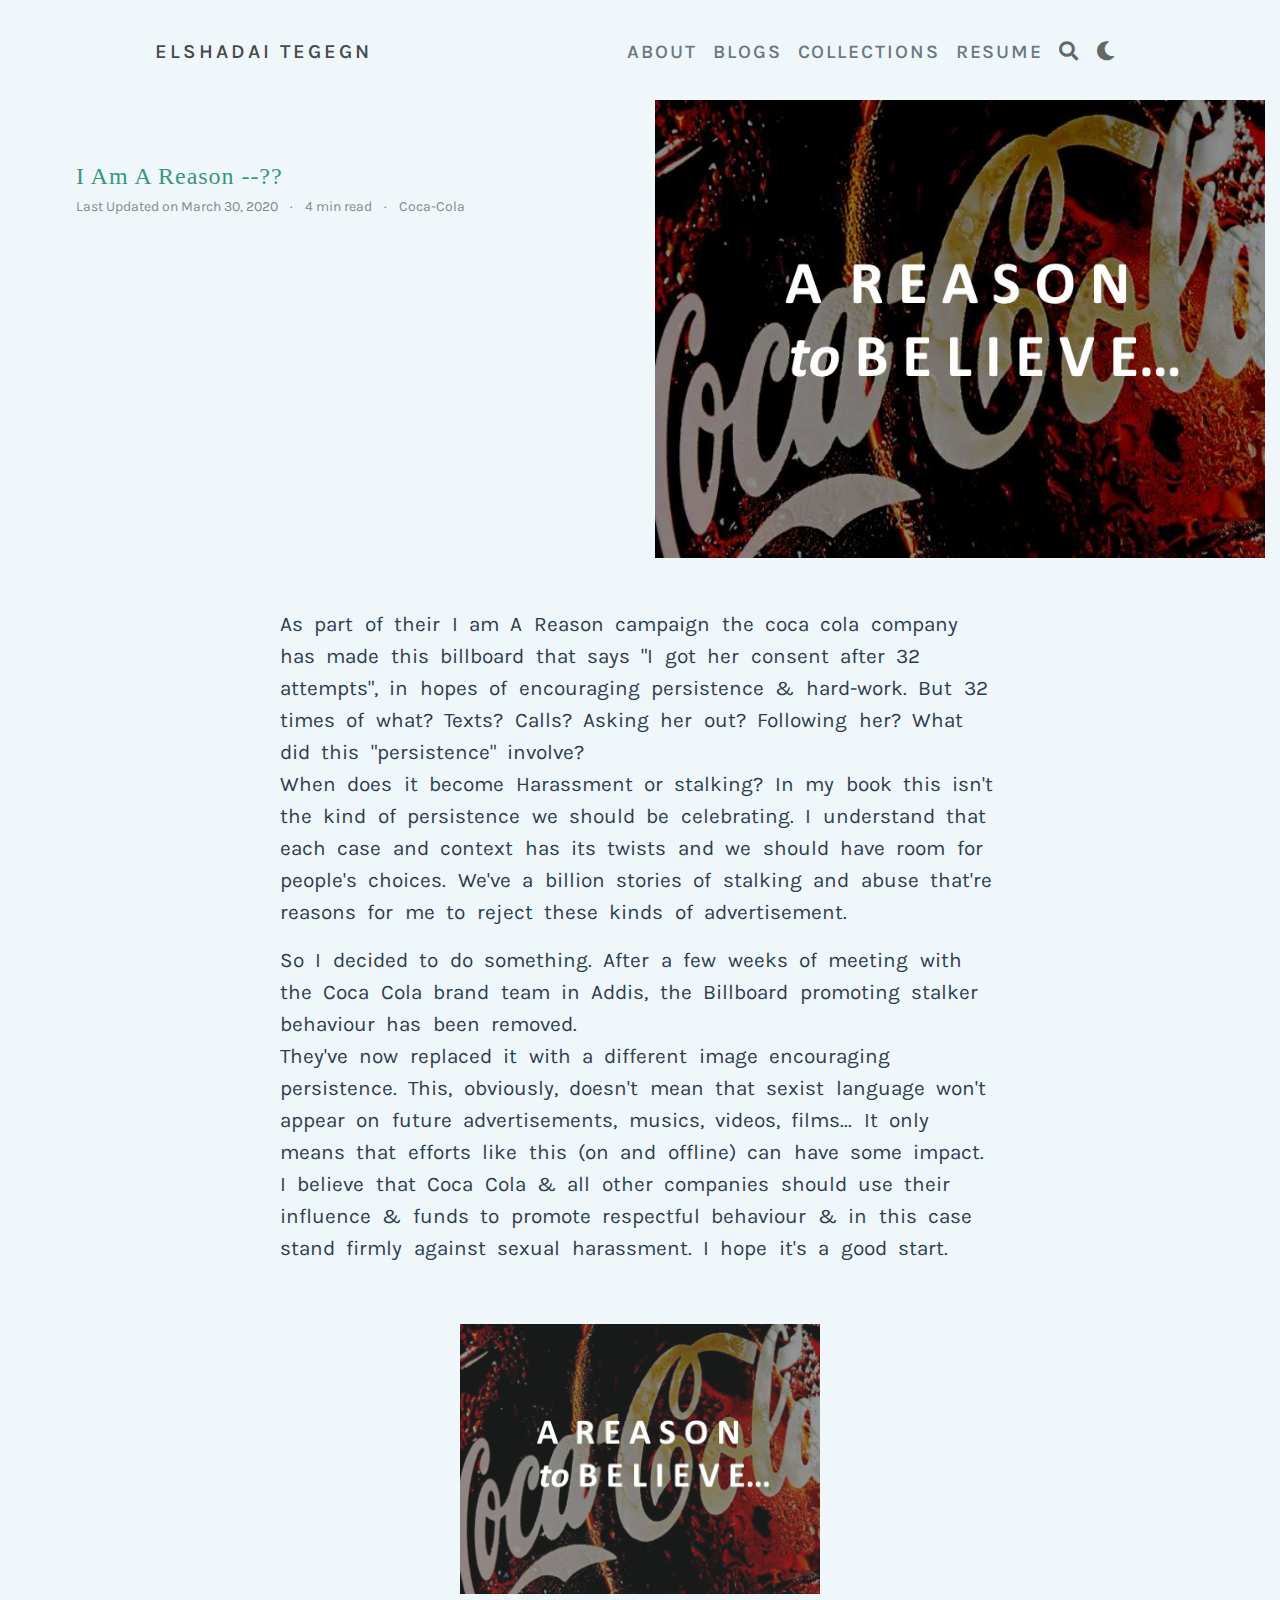
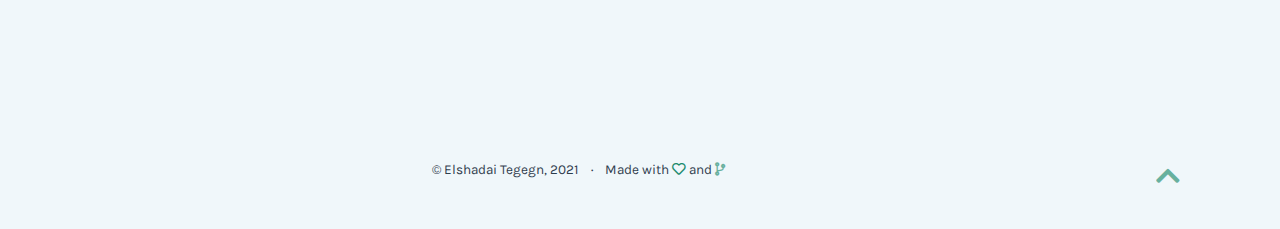
<file: essay5.html>
<!DOCTYPE html>
<html lang="en">
<head>
    <meta charset="UTF-8">
    <meta name="viewport" content="width=device-width, initial-scale=1.0">
    <title> I Am A Reason --?? | Elshadai Tegegn

	</title>
    <meta name="author" content="Elshadai K. Tegegn">

    <meta name="description" content="Personal website of Elshadai K. Tegegn">

    <link rel="icon" href="./assets/images/favicon.png">
    
    <link rel="stylesheet" href="./assets/CSS/bootstrap.min.css">
    
    <link rel="stylesheet" href="https://cdnjs.cloudflare.com/ajax/libs/font-awesome/5.13.0/css/all.min.css">

    <link rel="stylesheet" href="./assets/CSS/style.css">

    <link rel="stylesheet" href="//fonts.googleapis.com/css?family=Arapey:400,400i|Karla:400,700|Roboto+Mono">



</head>
<body class="body-section essay-body searching" data-target="#navbar-main" data-spy="scroll" data-offset="71">
    <aside class="search-results" id="search">
        <div class="container">
          <section class="search-header">
      
            <div class="row no-gutters justify-content-between mb-3">
              <div class="col-6">
                <h1>Search</h1>
              </div>
              <div class="col-6 col-search-close">
                <a class="js-search" href="#"><i class="fas fa-times-circle text-muted"></i></a>
              </div>
            </div>
      
            <div id="search-box">
              
              <input name="q" id="search-query" placeholder="Search..." 
              autocapitalize="off" autocomplete="off" autocorrect="off" role="textbox" spellcheck="false" type="search">
              
            </div>
      
          </section>
          <section class="section-search-results">
      
            <div id="search-hits">
              
            </div>
      
          </section>
        </div>
      </aside>
    <header>
        <nav class="navbar navbar-light fixed-top navbar-expand-lg py-0" id="navbar-main">
            <section class="container">
                <a class="navbar-brand" href="./index.html">Elshadai Tegegn</a>
                <button class="navbar-toggler" type="button" data-toggle="collapse" data-target="#collapsibleNavbar">
                    <span class="navbar-toggler-icon"></span>
                  </button>
                  <section class="collapse navbar-collapse" id="collapsibleNavbar">
                    <ul class="navbar-nav ml-auto">
                      <li class="nav-item">
                          <a class="nav-link" href="./about.html">
                              <span>
                                  About 
                              </span>
                          </a>
                      </li>
                      <li class="nav-item">
                      <a class="nav-link" href="./posts.html">
                          <span> 
                              Blogs
                          </span>
                      </a>
                    </li>
                    <li class="nav-item">
                      <a class="nav-link" href="./collections.html">
                          <span>
                              Collections
                          </span>
                      </a>
                    </li>
                    <li class="nav-item">
                      <a class="nav-link" href="./about.html">
                          <span>
                              Resume
                          </span>
                      </a>
                    </li>
                    
                    <li class="nav-item">
                      <a class="nav-link js-search" href="#">
                          <i class="fa fa-search"></i>
                      </a>
                    </li>
                    <li class="nav-item">
                      <a class="nav-link js-dark-toggle" href="#">
                          <i class="fa fa-moon" id="dark-mode"></i>
                      </a>
                    </li>
                  </ul>
                </section>
            </section>
        </nav>
    </header>
    <main>
        <div class="topic-container-d d-xl-none">
            <div class="featured-image5"></div>
        </div>
		<section class="container-fluid split-header d-none d-xl-block topic-container">
			<section class="row">
				<section class="col-6">
					<section class="split-header-content">
						<section class="media-body">
                            <h3 class="post-title mb-0 mt-0"><a href="./essay5.html">I Am A Reason --??</a>
                            </h3>
                            <section class="post-details">
                                <section class="post-details post-details-each">
                                    Last Updated on <time> March 30, 2020 </time> 
                                    <span>&nbsp;&nbsp;&nbsp;&#183;&nbsp;&nbsp;&nbsp;</span> 
                                    4 min read
                                    <span>&nbsp;&nbsp;&nbsp;&#183;&nbsp;&nbsp;&nbsp;</span>
                                    Coca-Cola
								</section>
							</section>
						</section>
					</section>
			  	</section>
			  	<section class="col-6">
					<section class="split-header-image">
				  		<img src="./assets/images/cocacola.jpg" alt="">
				  	</section>
			  	</section>
			</section>
        </section>
        <div class="article-container d-xl-none">
            <section class="media-body">
                <h3 class="post-title mb-0 mt-0"><a href="./essay5.html">I Am A Reason --??</a>
                </h3>
                <section class="post-details">
                    <section class="post-details post-details-each">
                        Last Updated on <time> March 30, 2020 </time> 
                        <span>&nbsp;&nbsp;&nbsp;&#183;&nbsp;&nbsp;&nbsp;</span> 
                        4 min read
                        <span>&nbsp;&nbsp;&nbsp;&#183;&nbsp;&nbsp;&nbsp;</span>
                        Coca-Cola
                    </section>
                </section>
        </div>
		<section class="mini blog-container">
<p>
	As part of their I am A Reason campaign the coca cola company has made this billboard that says "I got her consent after 32 attempts", in hopes of encouraging persistence & hard-work. But 32 times of what? Texts? Calls? Asking her out? Following her? What did this "persistence" involve? <br>
When does it become Harassment or stalking? In my book this isn't the kind of persistence we should be celebrating. I understand that each case and context has its twists and we should have room for people's choices. We've a billion stories of stalking and abuse that're reasons for me to reject these kinds of advertisement.  <br>
</p><p>
So I decided to do something. After a few weeks of meeting with the Coca Cola brand team in Addis, the Billboard promoting stalker behaviour has been removed.<br>
They've now replaced it with a different image encouraging persistence. This, obviously, doesn't mean that sexist language won't appear on future advertisements, musics, videos, films... It only means that efforts like this (on and offline) can have some impact. I believe that Coca Cola & all other companies should use their influence & funds to promote respectful behaviour & in this case stand firmly against sexual harassment. I hope it's a good start.<br><br></div></td></tr></table>
<img src="./assets/images/cocacola.jpg">
</p>
</section>
</main>
<footer>
  <p>
    &copy Elshadai Tegegn, 2021  <span>&nbsp;&nbsp;&nbsp;&#183;&nbsp;&nbsp;&nbsp;</span> Made with
     <i class="far fa-heart" style="color:#06805E"></i> and 
     <a href="https://github.com/elshadaiK/myCV" target="_blank" rel="noopener">
          <i class="fas fa-code-branch" style="color:#06805E"></i>
      </a>
      <span class="float-right">
          <a href="#" id="back_to_top">
            <span class="button_icon">
              <i class="fas fa-chevron-up fa-2x"></i>
            </span>
          </a>
      </span>
  </p>
</footer>
    
    <script src="./assets/JS/jquery-3.4.1.js"></script>
    <script src="./assets/JS/bootstrap.bundle.js"></script>
    <script src="./assets/JS/bootstrap.js"></script>
    <script src="./assets/JS/dark-mode.js"></script>
    <script src="./assets/JS/search.js"></script>
</body>
</html>
</file>
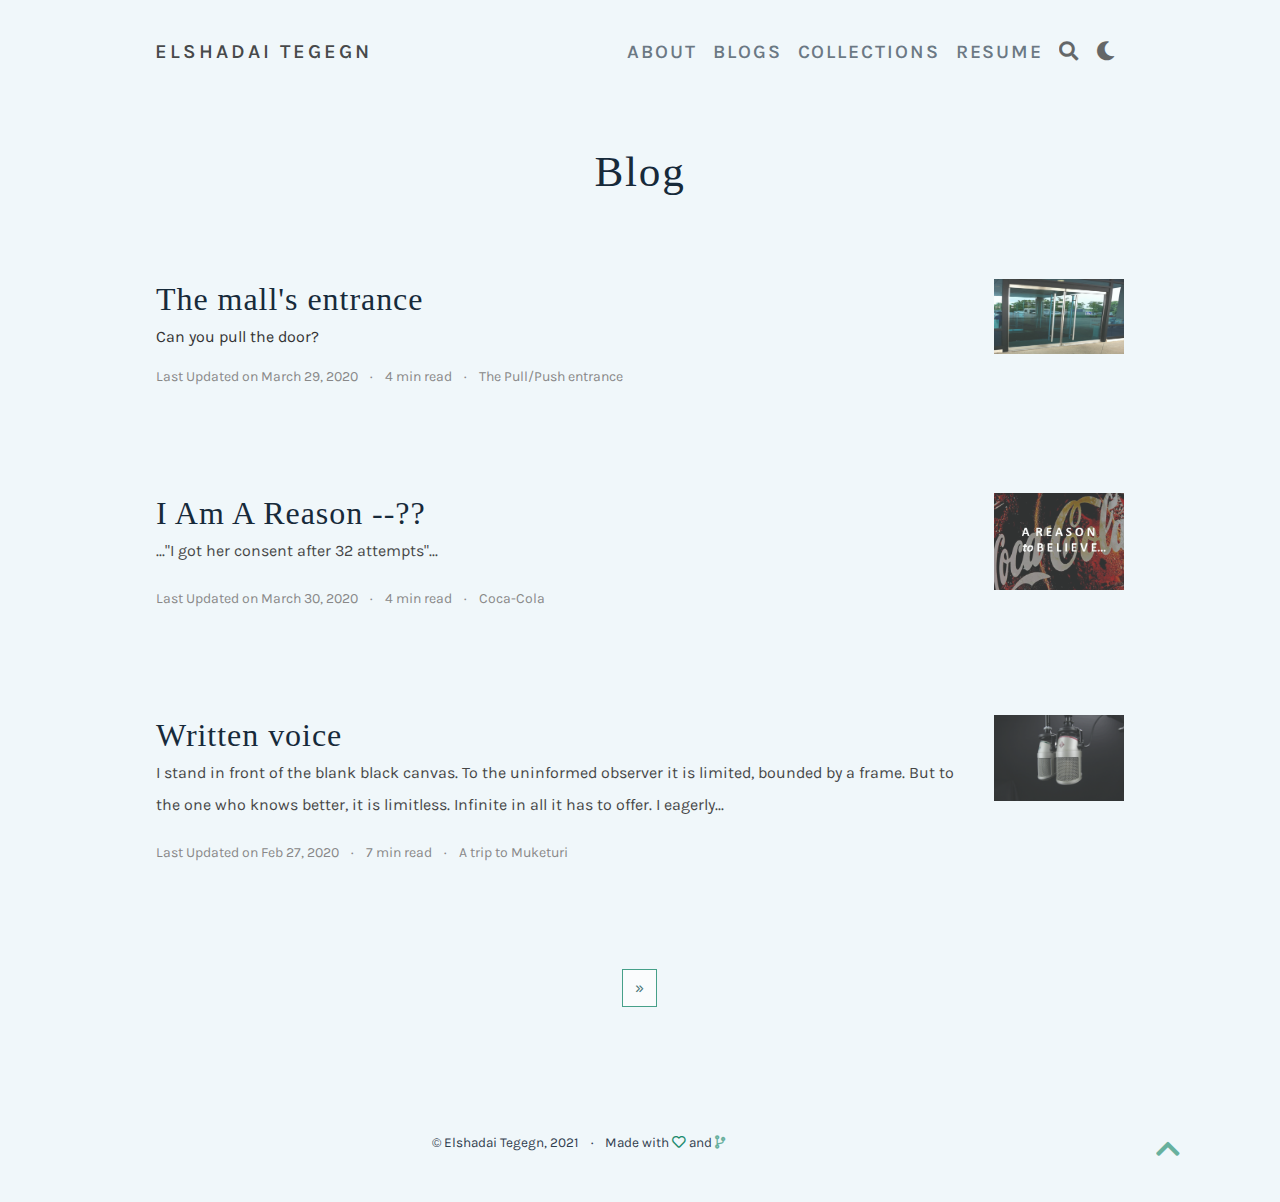
<file: posts.html>
<!DOCTYPE html>
<html lang="en">
<head>
    <meta charset="UTF-8">
    <meta name="viewport" content="width=device-width, initial-scale=1.0">
    <title> Blog | Elshadai Tegegn 
    </title>
    <meta name="author" content="Elshadai K. Tegegn">

    <meta name="description" content="Personal website of Elshadai K. Tegegn">

    <link rel="icon" href="./assets/images/favicon.png">
    
    <link rel="stylesheet" href="./assets/CSS/bootstrap.min.css">
    
    <link rel="stylesheet" href="https://cdnjs.cloudflare.com/ajax/libs/font-awesome/5.13.0/css/all.min.css">

    <link rel="stylesheet" href="./assets/CSS/style.css">


    <link rel="stylesheet" href="//fonts.googleapis.com/css?family=Arapey:400,400i|Karla:400,700|Roboto+Mono">

</head>
<body class="body-section posts-body searching" data-target="#navbar-main" data-spy="scroll" data-offset="71">
    <aside class="search-results" id="search">
        <div class="container">
          <section class="search-header">
      
            <div class="row no-gutters justify-content-between mb-3">
              <div class="col-6">
                <h1>Search</h1>
              </div>
              <div class="col-6 col-search-close">
                <a class="js-search" href="#"><i class="fas fa-times-circle text-muted"></i></a>
              </div>
            </div>
      
            <div id="search-box">
              
              <input name="q" id="search-query" placeholder="Search..." 
              autocapitalize="off" autocomplete="off" autocorrect="off" role="textbox" spellcheck="false" type="search">
              
            </div>
      
          </section>
          <section class="section-search-results">
      
            <div id="search-hits">
              
            </div>
      
          </section>
        </div>
      </aside>
    <header>
        <nav class="navbar navbar-light fixed-top navbar-expand-lg py-0" id="navbar-main">
            <section class="container">
                <a class="navbar-brand" href="./index.html">Elshadai Tegegn</a>
                <button class="navbar-toggler" type="button" data-toggle="collapse" data-target="#collapsibleNavbar">
                    <span class="navbar-toggler-icon"></span>
                  </button>
                  <section class="collapse navbar-collapse" id="collapsibleNavbar">
                    <ul class="navbar-nav ml-auto">
                        <li class="nav-item">
                            <a class="nav-link" href="./about.html">
                                <span>
                                    About 
                                </span>
                            </a>
                        </li>
                        <li class="nav-item">
                        <a class="nav-link" href="./posts.html">
                            <span> 
                                Blogs
                            </span>
                        </a>
                      </li>
                      <li class="nav-item">
                        <a class="nav-link" href="./collections.html">
                            <span>
                                Collections
                            </span>
                        </a>
                      </li>
                      <li class="nav-item">
                        <a class="nav-link" href="./about.html">
                            <span>
                                Resume
                            </span>
                        </a>
                      </li>
                      
                      <li class="nav-item">
                        <a class="nav-link js-search" href="#">
                            <i class="fa fa-search"></i>
                        </a>
                      </li>
                      <li class="nav-item">
                        <a class="nav-link js-dark-toggle" href="#">
                            <i class="fa fa-moon" id="dark-mode"></i>
                        </a>
                      </li>
                    </ul>
                </section>
            </section>
        </nav>
    </header>
    <main>
        <section class="blog">
            <h1>Blog</h1>
        </section>
        <article class="blog">
            <section class="media">
                <section class="media-body">
                    <h3 class="post-title mb-0 mt-0"><a href="./essay4.html">The mall's entrance</a>
                    </h3>
                    <section class="post-review">
                        Can you pull the door?
                    </section>
                    <section class="post-details">
                        <section class="post-details post-details-each">
                            Last Updated on <time> March 29, 2020 </time> 
                            <span>&nbsp;&nbsp;&nbsp;&#183;&nbsp;&nbsp;&nbsp;</span> 
                            4 min read
                            <span>&nbsp;&nbsp;&nbsp;&#183;&nbsp;&nbsp;&nbsp;</span>
                            The Pull/Push entrance
                        </section>
                    </section>
                </section>
                <section class="ml-3">
                    <a href="./essay4.html">
                        <img src="./assets/images/pull_push.jpg">
                    </a>
                </section>
            </section>
            <section class="media">
                <section class="media-body">
                    <h3 class="post-title mb-0 mt-0"><a href="./essay5.html">I Am A Reason --??</a>
                    </h3>
                    <section class="post-review">
                        <p>..."I got her consent after 32 attempts"...</p>
                    </section>
                    <section class="post-details">
                        <section class="post-details post-details-each">
                            Last Updated on <time> March 30, 2020 </time> 
                            <span>&nbsp;&nbsp;&nbsp;&#183;&nbsp;&nbsp;&nbsp;</span> 
                            4 min read
                            <span>&nbsp;&nbsp;&nbsp;&#183;&nbsp;&nbsp;&nbsp;</span>
                            Coca-Cola
                        </section>
                    </section>
                </section>
                <section class="ml-3">
                    <a href="./essay5.html">
                        <img src="./assets/images/cocacola.jpg">
                    </a>
                </section>
            </section>
            <section class="media">
                <section class="media-body">
                    <h3 class="post-title mb-0 mt-0"><a href="./essay3.html">Written voice</a>
                    </h3>
                    <section class="post-review">
                        <p>I stand in front of the blank black canvas. To the uninformed observer it is limited, bounded by a frame. But to the one who knows better, it is limitless. Infinite in all it has to offer. I eagerly...</p>
                    </section>
                    <section class="post-details">
                        <section class="post-details post-details-each">
                            Last Updated on <time> Feb 27, 2020 </time> 
                            <span>&nbsp;&nbsp;&nbsp;&#183;&nbsp;&nbsp;&nbsp;</span> 
                            7 min read
                            <span>&nbsp;&nbsp;&nbsp;&#183;&nbsp;&nbsp;&nbsp;</span>
                            A trip to Muketuri
                        </section>
                    </section>
                </section>
                <section class="ml-3">
                    <a href="./essay3.html">
                        <img src="./assets/images/mic2.jpg">
                    </a>
                </section>
            </section>
            <nav>
                <ul class="pagination justify-content-center">
                  
                  
                  <li><a class="page-link" href="./posts2.html">»</a></li>
                  
                </ul>
              </nav>
        </article>
    </main>
    <footer>
        <p>
          &copy Elshadai Tegegn, 2021  <span>&nbsp;&nbsp;&nbsp;&#183;&nbsp;&nbsp;&nbsp;</span> Made with
           <i class="far fa-heart" style="color:#06805E"></i> and 
           <a href="https://github.com/elshadaiK/myCV" target="_blank" rel="noopener">
                <i class="fas fa-code-branch" style="color:#06805E"></i>
            </a>
            <span class="float-right">
                <a href="#" id="back_to_top">
                  <span class="button_icon">
                    <i class="fas fa-chevron-up fa-2x"></i>
                  </span>
                </a>
            </span>
        </p>
    </footer>
    
    <script src="./assets/JS/jquery-3.4.1.js"></script>
    <script src="./assets/JS/bootstrap.bundle.js"></script>
    <script src="./assets/JS/bootstrap.js"></script>
    <script src="./assets/JS/dark-mode.js"></script>
    <script src="./assets/JS/search.js"></script>
</body>
</html>
</file>
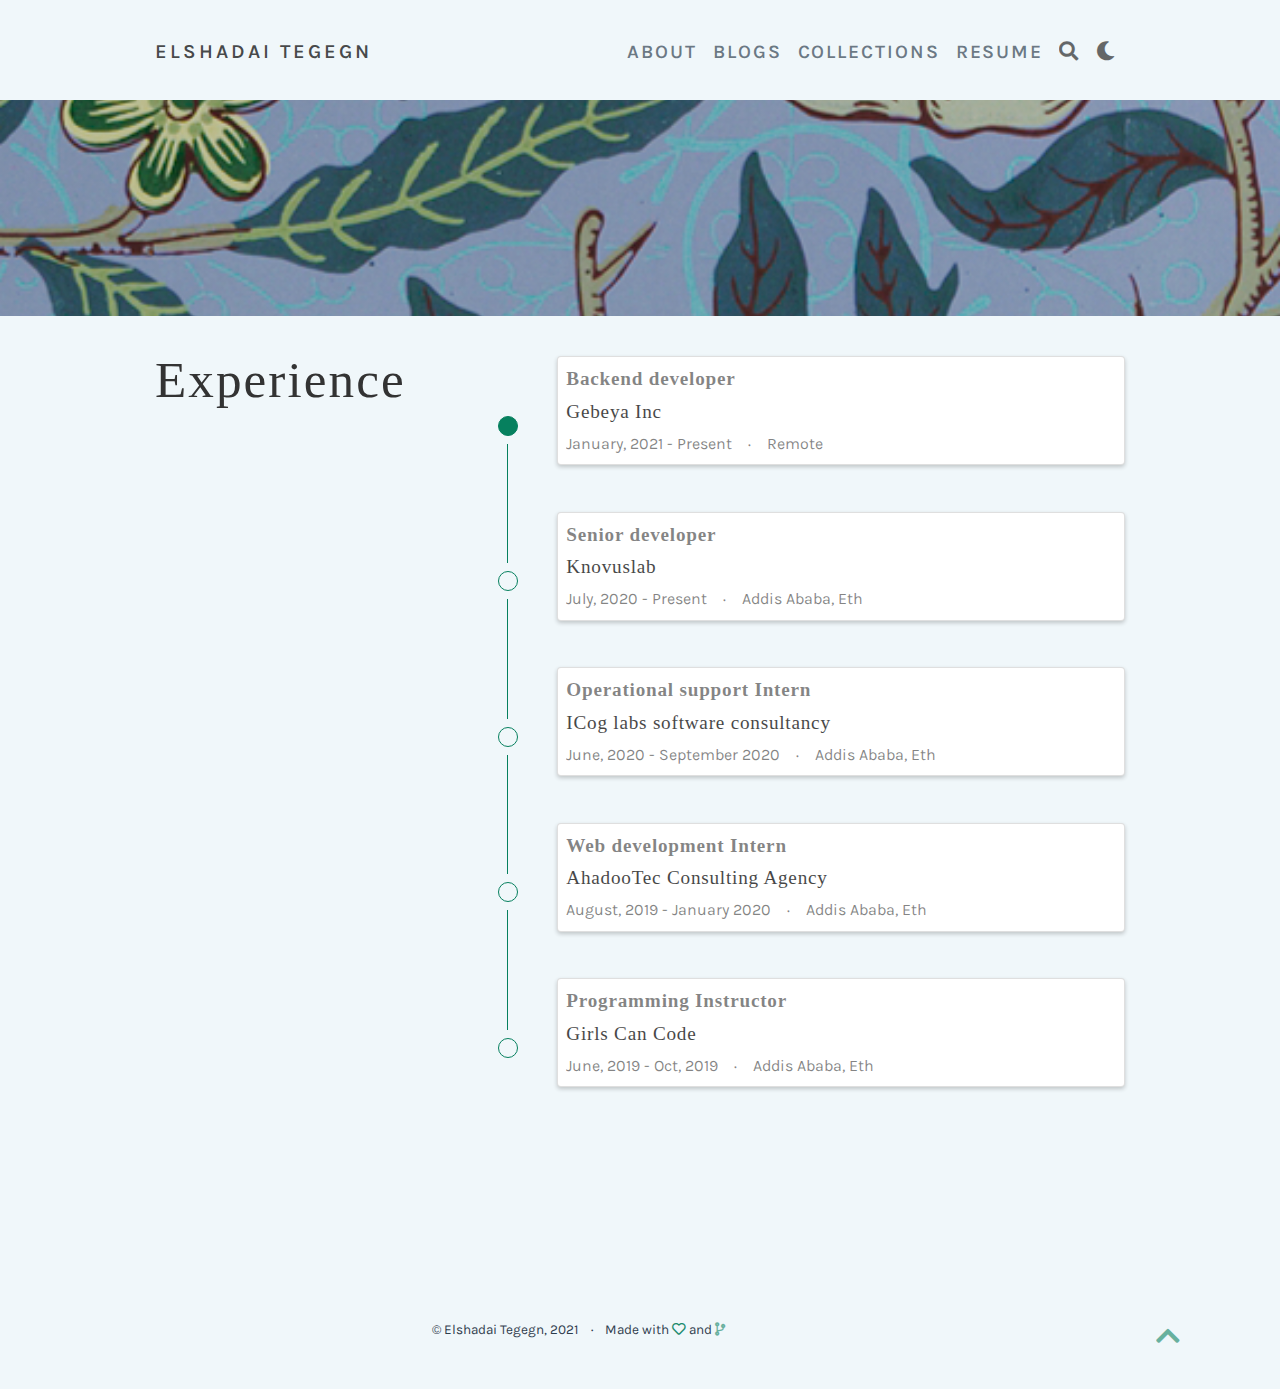
<file: resume.html>
<!DOCTYPE html>
<html lang="en">
<head>
    <meta charset="UTF-8">
    <meta name="viewport" content="width=device-width, initial-scale=1.0">
    <title> Resume | Elshadai Tegegn 
    </title>
    <meta name="author" content="Elshadai K. Tegegn">

    <meta name="description" content="Personal website of Elshadai K. Tegegn">

    <link rel="icon" href="./assets/images/favicon.png">
    
    <link rel="stylesheet" href="./assets/CSS/bootstrap.min.css">
    
    <link rel="stylesheet" href="https://cdnjs.cloudflare.com/ajax/libs/font-awesome/5.13.0/css/all.min.css">

    <link rel="stylesheet" href="./assets/CSS/style.css">


    <link rel="stylesheet" href="//fonts.googleapis.com/css?family=Arapey:400,400i|Karla:400,700|Roboto+Mono">


</head>
<body class="body-section about-body searching" data-target="#navbar-main" data-spy="scroll" data-offset="71">
    <aside class="search-results" id="search">
        <div class="container">
          <section class="search-header">
      
            <div class="row no-gutters justify-content-between mb-3">
              <div class="col-6">
                <h1>Search</h1>
              </div>
              <div class="col-6 col-search-close">
                <a class="js-search" href="#"><i class="fas fa-times-circle text-muted"></i></a>
              </div>
            </div>
      
            <div id="search-box">
              
              <input name="q" id="search-query" placeholder="Search..." 
              autocapitalize="off" autocomplete="off" autocorrect="off" role="textbox" spellcheck="false" type="search">
              
            </div>
      
          </section>
          <section class="section-search-results">
      
            <div id="search-hits">
              
            </div>
      
          </section>
        </div>
      </aside>
    <header>
        <nav class="navbar navbar-light fixed-top navbar-expand-lg py-0" id="navbar-main">
            <section class="container">
                <a class="navbar-brand" href="./index.html">Elshadai Tegegn</a>
                <button class="navbar-toggler" type="button" data-toggle="collapse" data-target="#collapsibleNavbar">
                    <span class="navbar-toggler-icon"></span>
                  </button>
                  <section class="collapse navbar-collapse" id="collapsibleNavbar">
                    <ul class="navbar-nav ml-auto">
                        <li class="nav-item">
                            <a class="nav-link" href="./about.html">
                                <span>
                                    About 
                                </span>
                            </a>
                        </li>
                        <li class="nav-item">
                        <a class="nav-link" href="./posts.html">
                            <span> 
                                Blogs
                            </span>
                        </a>
                      </li>
                      <li class="nav-item">
                        <a class="nav-link" href="./collections.html">
                            <span>
                                Collections
                            </span>
                        </a>
                      </li>
                      <li class="nav-item">
                        <a class="nav-link" href="./resume.html">
                            <span>
                                Resume
                            </span>
                        </a>
                      </li>
                      
                      <li class="nav-item">
                        <a class="nav-link js-search" href="#">
                            <i class="fa fa-search"></i>
                        </a>
                      </li>
                      <li class="nav-item">
                        <a class="nav-link js-dark-toggle" href="#">
                            <i class="fa fa-moon" id="dark-mode"></i>
                        </a>
                      </li>
                    </ul>
                </section>
            </section>
        </nav>
    </header>
    <main>
        <section id="about-me">
            <section class="container">
                <section class="row">
                    
                </section>
            </section>
        </section>
    <section id="experience" class="my-experience">
        <section class="container">
            <section class="row mini">
                <section class="col-12 col-lg-4 section-heading">
                    <h1>Experience</h1>
                </section>
                <section class="col-12 col-lg-8">
                    <section class="row experience">
                        <section class="col-auto text-center flex-column d-none d-sm-flex">
                            <section class="row h-50">
                                <section class="col ">&nbsp;</section>
                                <section class="col">&nbsp;</section>
                            </section>

                            <section class="m-2">
                                <span class="badge border exp-fill">&nbsp;</span>
                            </section>

                            <section class="row h-50">
                                <section class="col border-right">&nbsp;</section>
                                <section class="col">&nbsp;</section>
                            </section>
                        </section>
            
                        <section class="col py-2">
                            <section class="card">
                                <section class="card-body">
                                    <h4 class="card-title exp-title text-muted mt-0 mb-1">Backend developer</h4>
                                    <h4 class="card-title exp-company text-muted my-0">
                                        <a href="https://gebeya.com/"  target="_blank" >Gebeya Inc</a>
                                    </h4>
                                    <section class="text-muted exp-meta">
                                        January, 2021 - Present
                                        <span>&nbsp;&nbsp;&nbsp;&#183;&nbsp;&nbsp;&nbsp;</span>
                                        <span>Remote</span>
                                    </section>
                                    <section class="card-text"></section>
                                </section>
                            </section>
                        </section>
                    </section>
                    
                    
                    <section class="row experience">
                
                        <section class="col-auto text-center flex-column d-none d-sm-flex">
                            <section class="row h-50">
                            <section class="col border-right">&nbsp;</section>
                            <section class="col">&nbsp;</section>
                            </section>

                            <section class="m-2">
                            <span class="badge border">&nbsp;</span>
                            </section>

                            <section class="row h-50">
                            <section class="col border-right">&nbsp;</section>
                            <section class="col">&nbsp;</section>
                            </section>
                        </section>
                
                        <section class="col py-2">
                            <section class="card">
                                <section class="card-body">
                                    <h4 class="card-title exp-title text-muted mt-0 mb-1">Senior developer</h4>
                                    <h4 class="card-title exp-company text-muted my-0">
                                        <a href="https://knovuslab.com/"  target="_blank" >Knovuslab</a>
                                    </h4>
                                    <section class="text-muted exp-meta">
                                        July, 2020 - Present
                                        <span>&nbsp;&nbsp;&nbsp;&#183;&nbsp;&nbsp;&nbsp;</span>
                                        <span>Addis Ababa, Eth</span>
                                    </section>
                                    <section class="card-text"></section>
                                </section>
                            </section>
                        </section>
                    </section>
                    <section class="row experience">
                
                        <section class="col-auto text-center flex-column d-none d-sm-flex">
                            <section class="row h-50">
                            <section class="col border-right">&nbsp;</section>
                            <section class="col">&nbsp;</section>
                            </section>

                            <section class="m-2">
                            <span class="badge border">&nbsp;</span>
                            </section>

                            <section class="row h-50">
                            <section class="col border-right">&nbsp;</section>
                            <section class="col">&nbsp;</section>
                            </section>
                        </section>
                
                        <section class="col py-2">
                            <section class="card">
                                <section class="card-body">
                                    <h4 class="card-title exp-title text-muted mt-0 mb-1">Operational support Intern</h4>
                                    <h4 class="card-title exp-company text-muted my-0">
                                        <a href="https://icog-labs.com/"  target="_blank" >ICog labs software consultancy</a>
                                    </h4>
                                    <section class="text-muted exp-meta">
                                        June, 2020 - September 2020
                                        <span>&nbsp;&nbsp;&nbsp;&#183;&nbsp;&nbsp;&nbsp;</span>
                                        <span>Addis Ababa, Eth</span>
                                    </section>
                                    <section class="card-text"></section>
                                </section>
                            </section>
                        </section>
                    </section>
                    <section class="row experience">
                
                        <section class="col-auto text-center flex-column d-none d-sm-flex">
                            <section class="row h-50">
                            <section class="col border-right">&nbsp;</section>
                            <section class="col">&nbsp;</section>
                            </section>

                            <section class="m-2">
                            <span class="badge border">&nbsp;</span>
                            </section>

                            <section class="row h-50">
                            <section class="col border-right">&nbsp;</section>
                            <section class="col">&nbsp;</section>
                            </section>
                        </section>
                
                        <section class="col py-2">
                            <section class="card">
                                <section class="card-body">
                                    <h4 class="card-title exp-title text-muted mt-0 mb-1">Web development Intern</h4>
                                    <h4 class="card-title exp-company text-muted my-0">
                                        <a href="http://ahadootec.com/"  target="_blank" >AhadooTec Consulting Agency</a>
                                    </h4>
                                    <section class="text-muted exp-meta">
                                        August, 2019 - January 2020
                                        <span>&nbsp;&nbsp;&nbsp;&#183;&nbsp;&nbsp;&nbsp;</span>
                                        <span>Addis Ababa, Eth</span>
                                    </section>
                                    <section class="card-text"></section>
                                </section>
                            </section>
                        </section>
                    </section>

                    <section class="row experience">
                        <section class="col-auto text-center flex-column d-none d-sm-flex">
                            <section class="row h-50">
                                <section class="col border-right">&nbsp;</section>
                                <section class="col">&nbsp;</section>
                            </section>

                            <section class="m-2">
                                <span class="badge border">&nbsp;</span>
                            </section>

                            <section class="row h-50">
                                <section class="col">&nbsp;</section>
                                <section class="col">&nbsp;</section>
                            </section>
                        </section>
                        <section class="col py-2">
                            <section class="card">
                                <section class="card-body">
                                    <h4 class="card-title exp-title text-muted mt-0 mb-1">Programming Instructor</h4>
                                    <h4 class="card-title exp-company text-muted my-0">
                                        <a href="" target="_blank">Girls Can Code</a>
                                    </h4>
                                    <section class="text-muted exp-meta">
                                        June, 2019 - Oct, 2019
                                        <span>&nbsp;&nbsp;&nbsp;&#183;&nbsp;&nbsp;&nbsp;</span>
                                        <span>Addis Ababa, Eth</span>
                                    </section>
                                    <section class="card-text"></section>
                                </section>
                            </section>
                        </section>
                    </section>
                </section>
            </section>
        </section>
    </section>

</main>

<footer>
    <p>
      &copy Elshadai Tegegn, 2021  <span>&nbsp;&nbsp;&nbsp;&#183;&nbsp;&nbsp;&nbsp;</span> Made with
       <i class="far fa-heart" style="color:#06805E"></i> and 
       <a href="https://github.com/elshadaiK/myCV" target="_blank" rel="noopener">
            <i class="fas fa-code-branch" style="color:#06805E"></i>
        </a>
        <span class="float-right">
            <a href="#" id="back_to_top">
              <span class="button_icon">
                <i class="fas fa-chevron-up fa-2x"></i>
              </span>
            </a>
        </span>
    </p>
</footer>

<script src="./assets/JS/jquery-3.4.1.js"></script>
<script src="./assets/JS/bootstrap.bundle.js"></script>
<script src="./assets/JS/bootstrap.js"></script>
<script src="./assets/JS/dark-mode.js"></script>
<script src="./assets/JS/search.js"></script>
</body>
</html>
</file>
<file: assets/CSS/style.css>
/* Common Pages */

body{
margin-top: 100px!important;
opacity: 1;
visibility: visible;
font-family: inherit;
font-size: 1rem;
line-height: inherit;
color: rgb(23, 42, 58);
background-color: rgb(240, 247, 250);;
transition: all .2s ease-in;
font-family: Karla,sans-serif
}

.body-section.dark{
  background-color: #282a36;
  color: #f8f8f2;
}
.body-section.dark header .navbar-light{
  background-color: #282a36!important;
}
h1, h2, h3, h4, h5, h6{
  line-height: 1.25;
  font-family: 'Lora', serif;
  text-rendering: optimizeLegibility;
  word-wrap: break-word;
  word-break: break-word;
  hyphens: manual;
}
p, li{
  opacity: 0.9;
}
.dark h1, .dark h2, .dark h3, .dark h4, .dark h5, .dark h6 {

  color: #98a6ad;

}
.text-muted {

  color: rgba(0,0,0,.54) !important;

}
.btn-outline-primary:not(:disabled):not(.disabled):active, .btn-outline-primary.active:not(:disabled):not(.disabled), .show > .btn-outline-primary.dropdown-toggle {
  color: rgb(255, 255, 255);
  background-color: rgb(6, 128, 94);
  border-color: rgb(6, 128, 94);
}
h3 {
  font-weight: 400;
  margin-bottom: 0.5rem;
  margin-top: 1.5rem;
  font-size: 1.5rem;
}
.navbar {
  min-height: 60px!important;
  font-size: 1.2rem;
}

.navbar-light{
  font-family: Karla,sans-serif;
  line-height: 1.25;
  text-rendering: optimizeLegibility;
  box-shadow: none;
  text-transform: uppercase;
  letter-spacing: .1em;
  background: rgb(240, 247, 250)!important;
}
.navbar-brand {
  height: 80px;
  line-height: 80px;
  color: rgb(23, 42, 58);
  text-transform: uppercase;
  font-weight: 600;
  letter-spacing: 0.15em;
  padding: 0.25rem 0.15px 1rem 0.15px;
}
.navbar-nav li.nav-item a.nav-link {
  color: rgba(23, 42, 58, 0.85);
  font-weight: 600;
}
.navbar-toggle {
  /* (80px - button height 34px) / 2 = 23px */
  margin-top: 23px;
  padding: 9px 10px !important;
  border: none;
}
.navbar-light .navbar-nav .nav-link:hover, .navbar-light .navbar-nav .nav-link .fa:hover, .navbar-light a:hover,
.navbar-light .nav-link a:active, .navbar-light .nav-link .fa:active{
  font-weight: 700!important;
  color: #06805e!important;
  text-decoration: underline;
  text-underline-position: under;
  text-underline-offset: 10px;
  text-decoration-style: solid;
  text-decoration-thickness: 2px;
}
@media (min-width: 768px) {
  .navbar-nav > li > a {
    padding-top: 2.5rem;
    padding-bottom: 2rem;
  }
}
.container{
  max-width: 1000px;
}
.fa:hover, .fab:hover {
  opacity: 1;
}
.fa, a, .fab, .fas{
  color: #06805e;
  cursor: pointer;
  opacity: 0.8;
}
.fa.fa-graduation-cap{
  color:rgba(0, 0, 0, 1)
}
.fa-search, .fa-moon{
  color: black;
}
footer{
  margin-top: 10%;
  text-align: center;
  margin-bottom: 4%;
  font-size: 0.85rem;
  font-weight: 400;
}
footer .float-right{
  margin-right: 100px;
}
.body-section.dark .fa-chevron-up {
  color: rgba(255,255,255,.54);
}

h1, h2, h3, h4, h5, h6 {
  font-weight: 400;
  letter-spacing: .04em;
  color: #172a3a;
}
h1, .h1{
  font-size: 2.7rem;
}

/* Index Page */


body.index-body{
  color: #172a3a;
  font-size: 1.15rem;
}
body.index-body p.personal_description{
  font-size: 1.3rem;
  line-height: 1.7;
}
.main-page{
  margin-top: 50px;
}
.index-body .main-page .row{
  padding-top: 30px;
}
#profile  {
  text-align: center;
  padding: 30px 10px;
  position: relative;
} 
.avatar {
  width: 270px;
  height: 270px;
  margin: 0 auto;
  object-fit: cover;
} 
#profile img {
  overflow: hidden;
  background: #fff;
  box-shadow: 0 2px 4px 0 rgba(0,0,0,.2);
  max-width: 100%;
  border-style: none;
  display: block;
}
.profile-title{
  margin-top: 1.5rem;
  font-family: 'Lora', serif;
}
.profile-title h2 {
  font-size: 1.85em;
  font-weight: 300;
  color: #333;
  margin: 20px 0 10px;
}
.body-section.dark .profile-title h2{
  color: #fff;
}
.profile-title h3 {
  font-weight: 300;
  color: rgba(0,0,0,.54);
  margin: 0 0 10px;
}
.body-section.dark .profile-title h3{
  color: rgba(255,255,255,.54);
}
.profile-title h3 a:hover, a:hover {
  text-decoration: underline;
  color: #06805e;
}
ul.network-icon {
  display: inline-flex;
  flex-direction: row;
  flex-wrap: wrap;
  justify-content: center;
  list-style: none;
  padding: 0;
  margin-top: 30px;
}
.network-icon li {
  margin-right: 10px;
}
.big-icon {
  font-size: 2.5rem;
}
.description .col-lg-8{
padding-top: 60px !important;
padding-bottom: 50px;
}
a{
  color: #06805e;
  text-decoration: none;
  transition: color .6s ease;
}
.ul-interests{
  line-height: 1.5rem;
  font-size: 1.2rem;
  font-weight: 300;
}
.ul-edu li{
  list-style-type: none;
  list-style-position: outside ;
}
.edu_description p{
  margin: 0;
}
.edu_description .course{
  font-size: 1.3rem;
}
.edu_description .institution{
  font-size: .95rem;
  color: rgba(0,0,0,.6);
  margin-top: 0.6em;
}

.carousel {
  position: relative;
}
.carousel-indicators li{
  background-color: #06805e80;
  opacity: 0.5;
}
.collection{
  padding: 110px 0;
  animation: intro .3s both;
  animation-delay: .15s;
}
.work.wg-slider {
  padding: 0;
  animation: none;
      animation-delay: 0s;
  animation-delay: unset;
}
.carousel-item{
  height: 325px; 
  background-color: rgb(64, 64, 64); 
  background-image: linear-gradient(rgba(0, 0, 0, 0.1), rgba(0, 0, 0, 0.1)), url('./../images/supplies.jpg'); 
  min-height: 325px;
  background-size: cover;
  background-repeat: no-repeat;
  background-position: 50%;
}
.work:not(:first-of-type) {
  padding: 25px 0 50px;
}
.work:nth-of-type(2n) {
  background-color: #fbf9f4;
}
.carousel-item.dark  > * {
  color: #fff;
}
.collections-feedback{
  font-size: 2.7rem;
  margin-top: 2rem;
  margin-bottom: 1rem;
  line-height: 1;
}
.feedback-content{
  font-size: 1.35rem;
  line-height: 2rem;
  margin-bottom: 3rem;
}
.feedback-content:first-child{
  margin: 0 auto 0 auto;
  text-align: center;
}
.feedback-content:last-child{
  margin-left: auto; margin-right: 0
}
.feedback1{
  text-align: center;
}
.feedback2{
  text-align: left;
}
.feedback3{
  text-align: right;
}

.demo, .demo-h1{
  margin-top: 35px;
  padding: 0 0 10px 0;
  text-align: center;
  font-weight: 10;
}
.works-title{
  letter-spacing: 0.08rem!important;
  color: #004346!important;
  text-transform: uppercase;
  font-weight: 500!important;
  font-family: Karla,sans-serif!important;
  font-size: 1.5rem;
}
.col-12 h5, .post-details{
  color: #888;
}
.main-page .post-title a{
  color: inherit;
  font-size: 1em;
  font-weight: 400;
}
.main-page .post-title a:hover{
  color: #06805e;
  text-decoration: none;
}
.main-page .post-title{
  margin-top: 0em;
  font-family: Karla,sans-serif!important;
}
.post-review{
  margin-top: 2px;
  font-size: 1rem;
  color: #333;
}
.dark .post-review{
  color: #f8f8f2;
}
.post-details{
  margin-top: 8px;
  font-size: 14px;
}
.media{
  margin-bottom: 1rem;
  line-height: 2rem;
}
.media img {
  max-width: 130px;
  height: auto;
  object-fit: cover;
}
.see-all{
  text-transform: uppercase;
  font-size: 1.5rem;
}


/* About and Resume pages */


#about-me, #pre-contact{
  background-image: linear-gradient(rgba(0, 0, 0, 0.2), rgba(0, 0, 0, 0.2)), url('./../images/about.jpg');
  padding: 7.5rem 5rem 6rem 5rem;
  text-align: center;
  height: 100%;
  background-attachment: fixed;
  background-position: 50% center;
  background-repeat: no-repeat;
  background-size: cover;
}
#about-me h1, #pre-contact h1{
  color: #fff;
  font-size: 3.5rem;
}
#about-me-description p{
  font-size: 1.3rem;
  word-spacing: 0.2rem;
  line-height: 1.7rem;
  margin-bottom: 2rem;
}
.center-block {
  display: block;
  margin-left: auto;
  margin-right: auto;
}
.mini{
  padding: 2rem 0 0 0;
}
.badge {
  display: inline-block;
  padding: .25em .4em;
      padding-right: 0.4em;
      padding-left: 0.4em;
  font-size: 75%;
  font-weight: 700;
  line-height: 1;
  text-align: center;
  white-space: nowrap;
  vertical-align: baseline;
  border-radius: 40%;
  transition: color .15s ease-in-out;
  background-color: .15s ease-in-out;
  border-color: .15s ease-in-out;
  box-shadow: .15s ease-in-out;
}
.border {
  border: 1px solid #06805e !important;
    padding-right: .6em;
    padding-left: .6em;
    border-radius: 10rem;
}
.experience .m-2 .border.exp-fill {
  background-color: #06805e !important;
}
.experience .col.border-right {
  border-color: #06805e !important;
}
.h-50 {
  height: 50% !important;
}
.about-body .card{
  margin-bottom: 1.9rem;
  box-shadow: rgba(0, 0, 0, 0.2) 0px 2px 4px 0px;
}
.about-body .card-body{
  padding: 0.5rem;
}
.body-section.dark .card{
  background: #343a40;
}
.card:hover {
  box-shadow: rgba(0, 0, 0, 0.2) 0px 8px 16px 0px;
}
.card h4 {
  font-size: 1.2rem;
    font-weight: 900;
    opacity: 0.9;
  line-height: 1.5;
}
.body-section.dark .card h4{
  color: rgba(255,255,255,.8) !important;
}
.card h4 a {
  color: #000;
  border-bottom: solid 1px transparent;
  font-weight: 500;
}
.body-section.dark .card h4 a {
  color: #06805e;
  border-bottom: solid 1px transparent;
}
.body-section.dark .card h4 a:hover{
  text-decoration: none;
}
.exp-meta{
  font-size: 1rem;
  opacity: 0.9;
  padding-top: 0.5rem;
  margin-bottom: 0.2rem;
}
.body-section.dark .exp-meta{
  color: rgba(255,255,255,.8) !important;
}
#experience .mini{
    text-align: left;
    padding-bottom: 68px;
}
#experience .mini h1{
  font-size: 3.2rem;
}
.section-heading h1{
  color: #333;
  font-weight: 400;
  font-size: 2rem;
}
.dark .section-heading h1{
  color: #FFF;
}

.section-heading p{
  font-size: 1.5rem;
  word-spacing: 0.2rem;
  line-height: 2rem;
  margin-bottom: 2rem;
}
.body-section.dark .section-heading{
  color: #98a6ad;
}
.btn-outline-primary {
  color: #06805e;
  border-color: #06805e;
}
.btn-outline-primary:hover {
  background-color: #06805e;
  color: white;
  border: none;
}
.btn-outline-primary:focus {
  border: none;
  box-shadow: 0 0 0 .2rem rgba(225,61,61,.25);
}
.form-control{
  height: calc(2em + 1.25rem + 2px);
}
.form-control:focus{
  box-shadow: rgb(8, 177, 130) 0px 0px 0px 0.2rem;
  border-color: rgb(6, 128, 94);
  border-radius: 0.45em;
}
.form-control::placeholder {
  font-weight: 500;
  font-size: 1.1rem;
}
#contact .fa-li {
  position: absolute;
  left: -3.14286rem;
  width: 4rem;
  text-align: center;
  
  padding-top: 0;
    margin-bottom: .3rem;
}
#contact .fa-ul li{
  margin: 3rem 0 1rem 0;
}

.about-body .fa-ul li a{
  margin-left: 10px;
  margin-top: 2rem;
  font-size: 1.3rem
}
.about-body .fa-ul .fas{
  color: black;
}
.body-section.dark .fa-ul .fas{
  color: #f8f8f2;
}

/* Posts Page */

#posts img{
  width: 20%;
}
.blog h1{
  font-family: 'Lora', serif;
  padding-top: 2.8rem;
}
.blog{
  text-align: center;
  margin: 5rem auto 0 auto;
  padding-right: 1rem;
  padding-left: 1rem;
}
.blog .post-title a{
  color: inherit;
  font-size: 2rem;
  opacity: 1;
  font-weight: 400;
}
.blog .post-title a:hover{
  color: #06805e;
  text-decoration: none;
}
.blog .post-title{
  margin-top: 0em;
}
section.media-body{
  text-align: left;
}
.blog .media{
  margin-bottom: 100px;
}
.blog nav ul li a{
  color: #004346;
  border: 1px solid #06805e;
} 
.blog nav ul li a:hover{
  color: white;
  background-color: #004346;
}
.blog nav ul li a:focus {
  z-index: 2;
  outline: 0;
  box-shadow: 0 0 0 0.2rem rgba(6,128,94,.25);
}
.body-section.dark .blog nav ul li a{
  color: #f8f8f2;
  background-color: #282a36;
}
.body-section.dark .blog nav ul li a:hover{
  color: #f8f8f2;
  background-color: #06805e;
  border: 1px solid #06805e;
}
.blog nav ul li a:focus{
  box-shadow: 0 0 0 0.2rem rgba(6,128,94,.25);
}
.topic-container{
  margin-top: 6.1%;
}
.topic-container-d{
  margin-top: 7.4%;
}
.topic-container-d .featured-image5{
  background-image: url('./../images/cocacola.jpg');
  background-size: cover;
  height: 400px;
}
.topic-container-d .featured-image4{
  background-image: url('./../images/pull_push.jpg');
  background-size: cover;
  height: 400px;
}
.topic-container-d .featured-image3{
  background-image: url('./../images/mic2.jpg');
  background-size: cover;
  height: 600px;
}
.topic-container-d .featured-image2{
  background-image: url('./../images/door.jpg');
  background-size: cover;
  height: 1000px;
}
.topic-container-d .featured-image1{
  background-image: url('./../images/mic.jpg');
  background-size: cover;
  height: 700px;
}
.topic-container .media-body{
  margin-top: 10%;
  margin-left: 10%;
}
.topic-container img{
  width: 100%;
}
.blog-container, .article-container {
  max-width: 760px;
  padding: 0 20px;
  margin: 0 auto;
  margin-top: 50px;
}
.blog-container img{
  width: 50%;
  vertical-align: 50%;
  margin-left: 25%;
  margin-top: 4%;
  margin-bottom: 2%;
}
@media (min-width: 1001px) {
  .blog {
    width: 1000px;
  }
}


/* Collections Page */
.collections{
  margin-top: 120px;
}
.collections .center-text{
  text-align: center;
  color: #333;
}
.collections .center-text h2{
  font-size: 2.5rem;
  font-weight: 400;
}
.body-section.dark .collections .center-text{
  color: #98a6ad;
}
.collection-toolbar {
  margin-bottom: 2rem;
}
.collections .btn-toolbar {
  justify-content: center;
  display: flex;
  flex-wrap: wrap;
}
.collections .btn-toolbar .btn {
  font-size: .9rem;
  /* padding: 10px 14px 9px; */
  border: none;
  border-radius: 0;
}
.collections .btn-toolbar .btn{
  font-size: 0.9rem;
  font-family: Arapey;
  text-transform: lowercase;
  font-style: italic;
  opacity: 0.9;
  line-height: 0.5;
}
.collections .btn-primary {
  color: #fff;
  background-color: #06805e;
  border-color: #06805e;
}
.collections .btn-toolbar .btn.btn-primary:active, .btn-toolbar .btn.btn-primary.active {
  background-color: #044f3a!important;
}
.collections .btn-toolbar .btn.btn-primary:hover, .btn-toolbar .btn.btn-primary:focus {
  background-color: #08b182!important;
  box-shadow: none;
}
.collections .btn-primary:not(:disabled):not(.disabled).active:focus, 
.btn-primary:not(:disabled):not(.disabled):active:focus, 
.show > .btn-primary.dropdown-toggle:focus {
  box-shadow: 0 0 0 0.2rem #08b182;
}
.collections .collections-container {
  display: block;
  position: relative; 
}
.collections .collection-card {
  position: relative;
  margin: 0 0 10px;
  padding-right: 80px;
}
.collections .card {
  margin-bottom: 1rem;
  overflow: hidden;
  text-overflow: ellipsis;
  background: #fff;
  border-radius: 0;
}
.collections .card:hover{
  box-shadow: 0 8px 16px 0 rgba(0,0,0,.2);
}
.card .card-img-top {
  display: block;
  position: relative;
  margin-bottom: 1.5rem;
  overflow: hidden;
  background: #fff;
  box-shadow: 0 2px 4px 0 rgba(0,0,0,.2);
  max-width: 100%;
  min-height: 100px;
  max-height: 350px;
  display: block;
  margin: 0 auto;
}
.card .card-img-top {
  border-radius: 0;
}
.card-image:hover{
  opacity: .4;
}
.card .card-image.hover-overlay::before {
  display: block;
  position: absolute;
  left: 0;
  top: 0;
  width: 100%;
  height: 100%;
  background: #fff;
  content: " ";
  opacity: 0;
  transition: all .2s ease-out;
}
.card:hover .card-image.hover-overlay::after {
  opacity: 1;
}
.card:hover .card-image.hover-overlay::after {
  display: block;
  position: absolute;
  left: 0;
  top: 30%;
  width: 100%;
  transform: translate(0,-50%);
  transition: all .2s ease-out;
  font-family: 'font awesome 5 free';
  font-weight: 900;
  content: '\f0c1';
  text-align: center;
  font-size: 3rem;
  color: #222;
}
.dark .card:hover .card-image.hover-overlay::after {
  color: #fff;
}
.collections .card h5{
  font-size: .9rem;
  font-weight: 700;
  line-height: 1.5;
  text-transform: uppercase;
}
.body-section.dark .collections .card h5{
  color: #06805e;
    border-bottom: solid 1px transparent;
}
.collections .card .card-text p {
  color: rgba(0,0,0,.54);
  font-size: 0.85rem;
}
.body-section.dark .collections .card .card-text p {
  color: #f8f8f2;
}
@media only screen and (min-width: 1183px) {
	.card-columns {

    column-count: 3;

}
}
@media only screen and (max-width: 1183px) {
	.card-columns {

    column-count: 2;

}}
@media only screen and (max-width: 750px) {
	.card-columns {

    column-count: 1;

}}

/* Essays  */


.blog-container p {
  font-size: 1.3rem;
  line-height: 2rem;
  word-spacing: .4rem;
}

/* Search Concepts */

.searching .search-results {

  transform: scale(1);
  -webkit-transform: scale(1);
  z-index: 1031;

}
.search-results {
  background-color: #f0f7fa;
  bottom: 0;
  left: 0;
  right: 0;
  top: 0;
  overflow: scroll;
  position: fixed;
  visibility: hidden;
}
.dark .search-results {

  background-color: #282a36;

}
.search-results > .container {

  padding-top: 70px;

}
#search-box::before {

  font-family: 'font awesome 5 free';
  font-weight: 900;
  content: "\f002";
  font-size: 1rem;
  opacity: .25;
  line-height: 1rem;
  position: absolute;
  left: .7rem;
  top: 7.2rem;
  overflow-x: hidden;

}
.col-search-close{
  text-align: right;
  font-size: 2rem;
  line-height: 1;
}
#search-box #search-query {

  width: 100%;
  border: 1px solid #dedede;
  border-radius: 1rem;
  padding: 1rem 1rem 1rem 2rem;
  line-height: 1rem;
  height: 1rem;
  font-size: .8rem;

}
.dark #search-query {

  background-color: #44475a;

}
.dark input, .dark #search-box{
  color: #f8f8f2;

background: #282a36;
}
.search-header {
  position: sticky;
  top: 70px;
  padding-top: 2rem;
  padding-bottom: 1rem;
  color: #000;
}
.search-header i {
  font-size: 2rem;
  line-height: 1;
}
</file>
